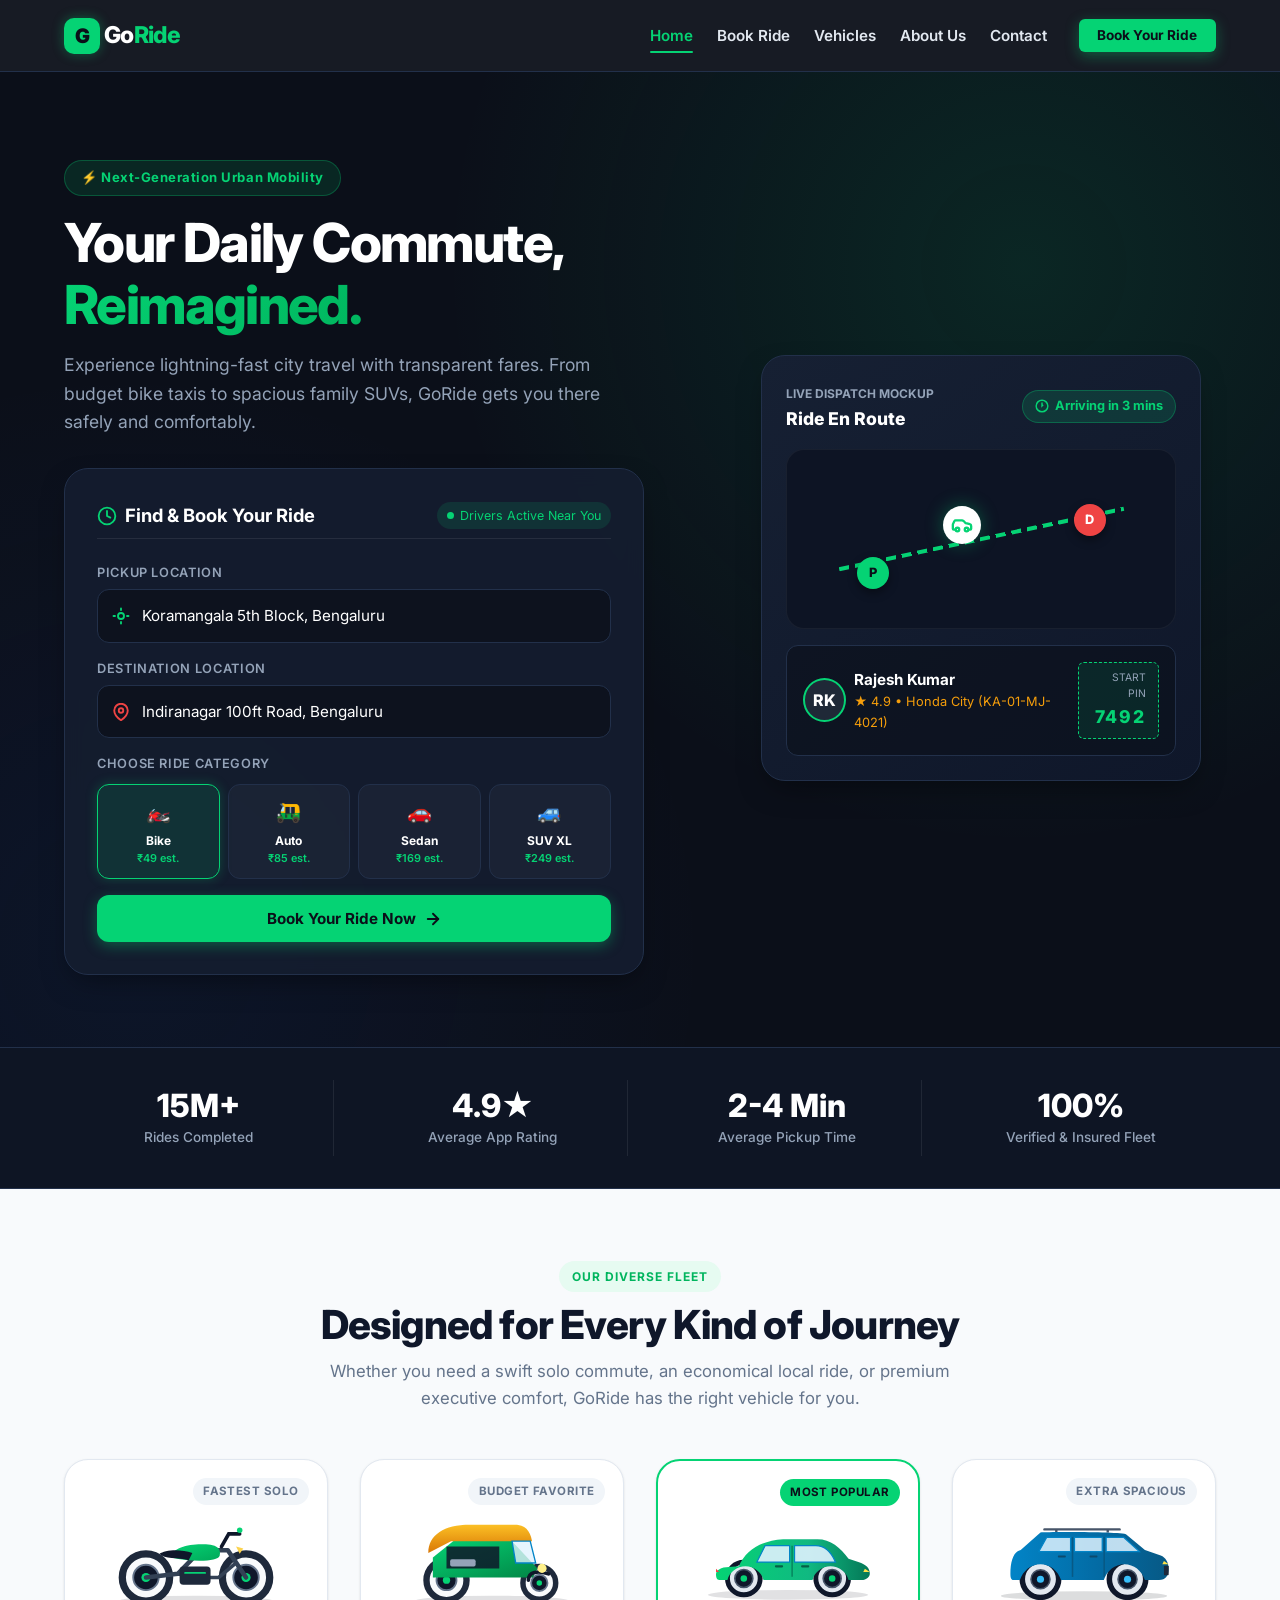
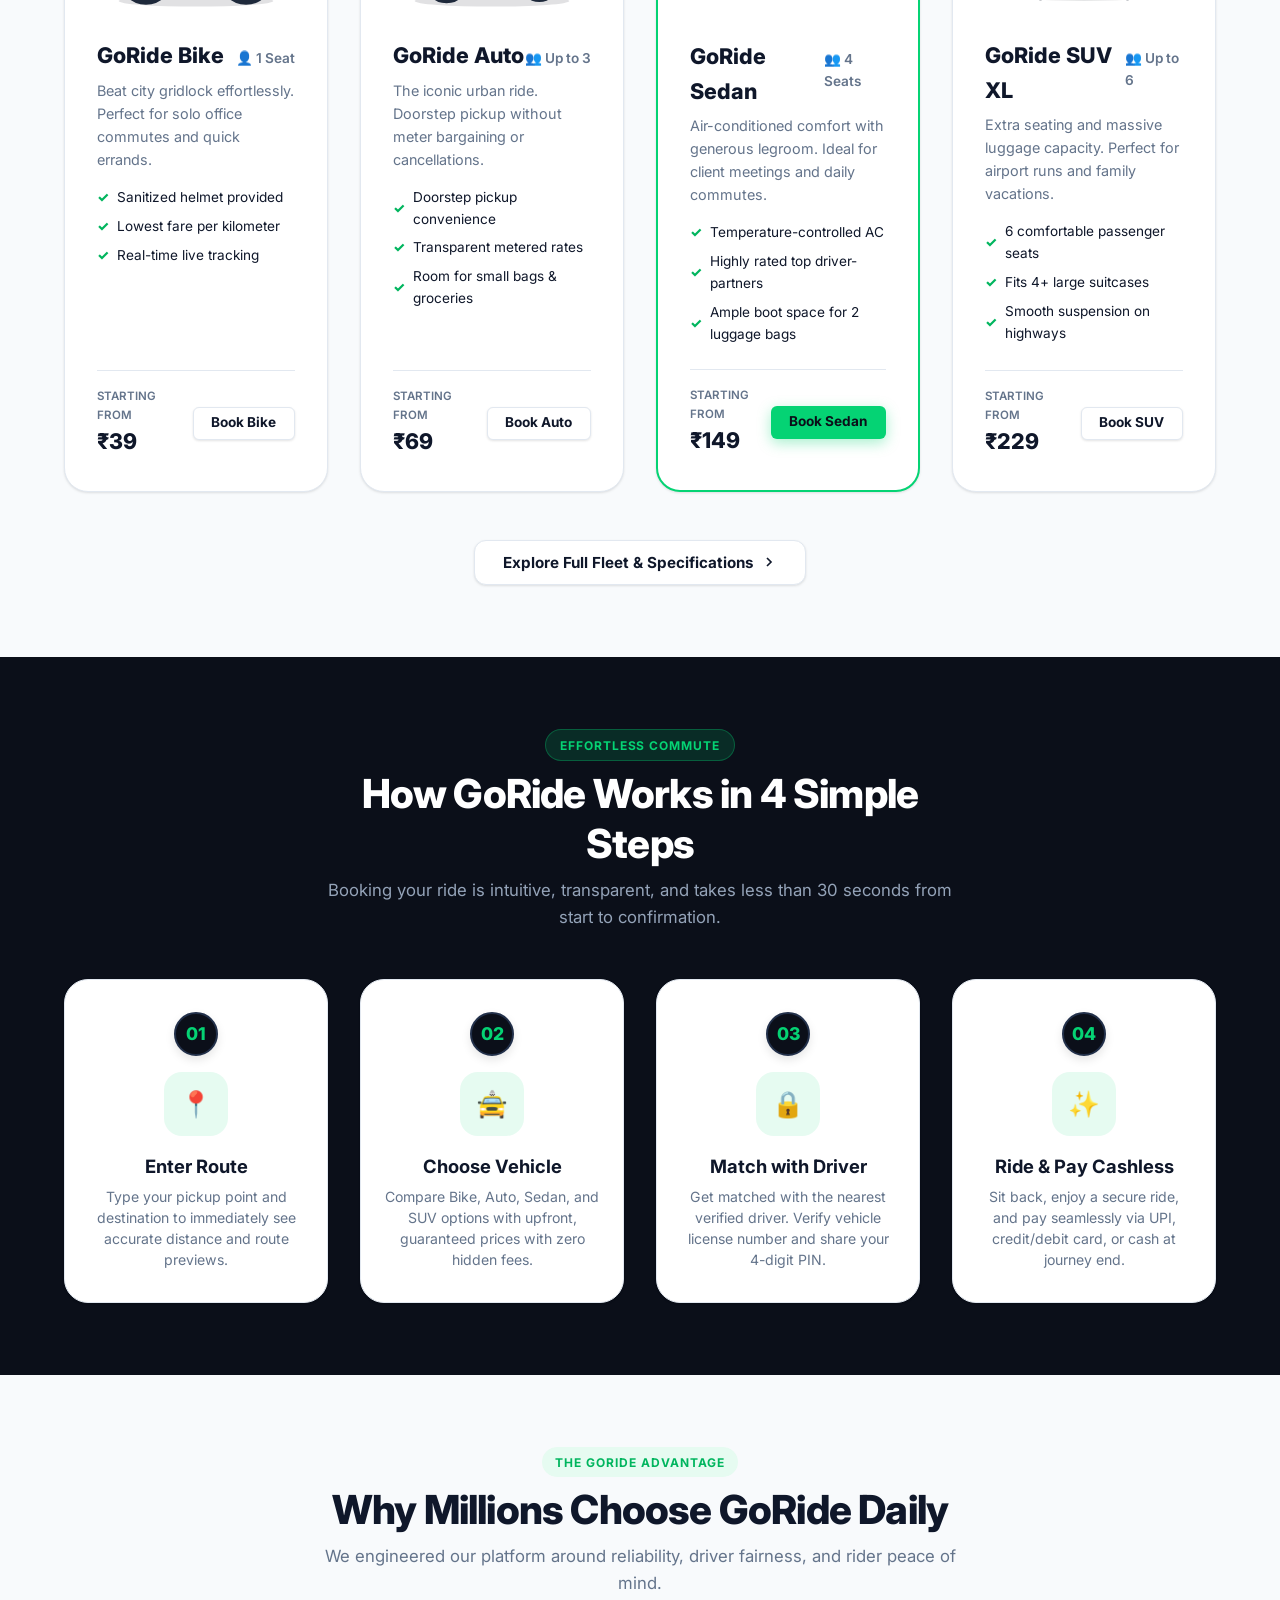
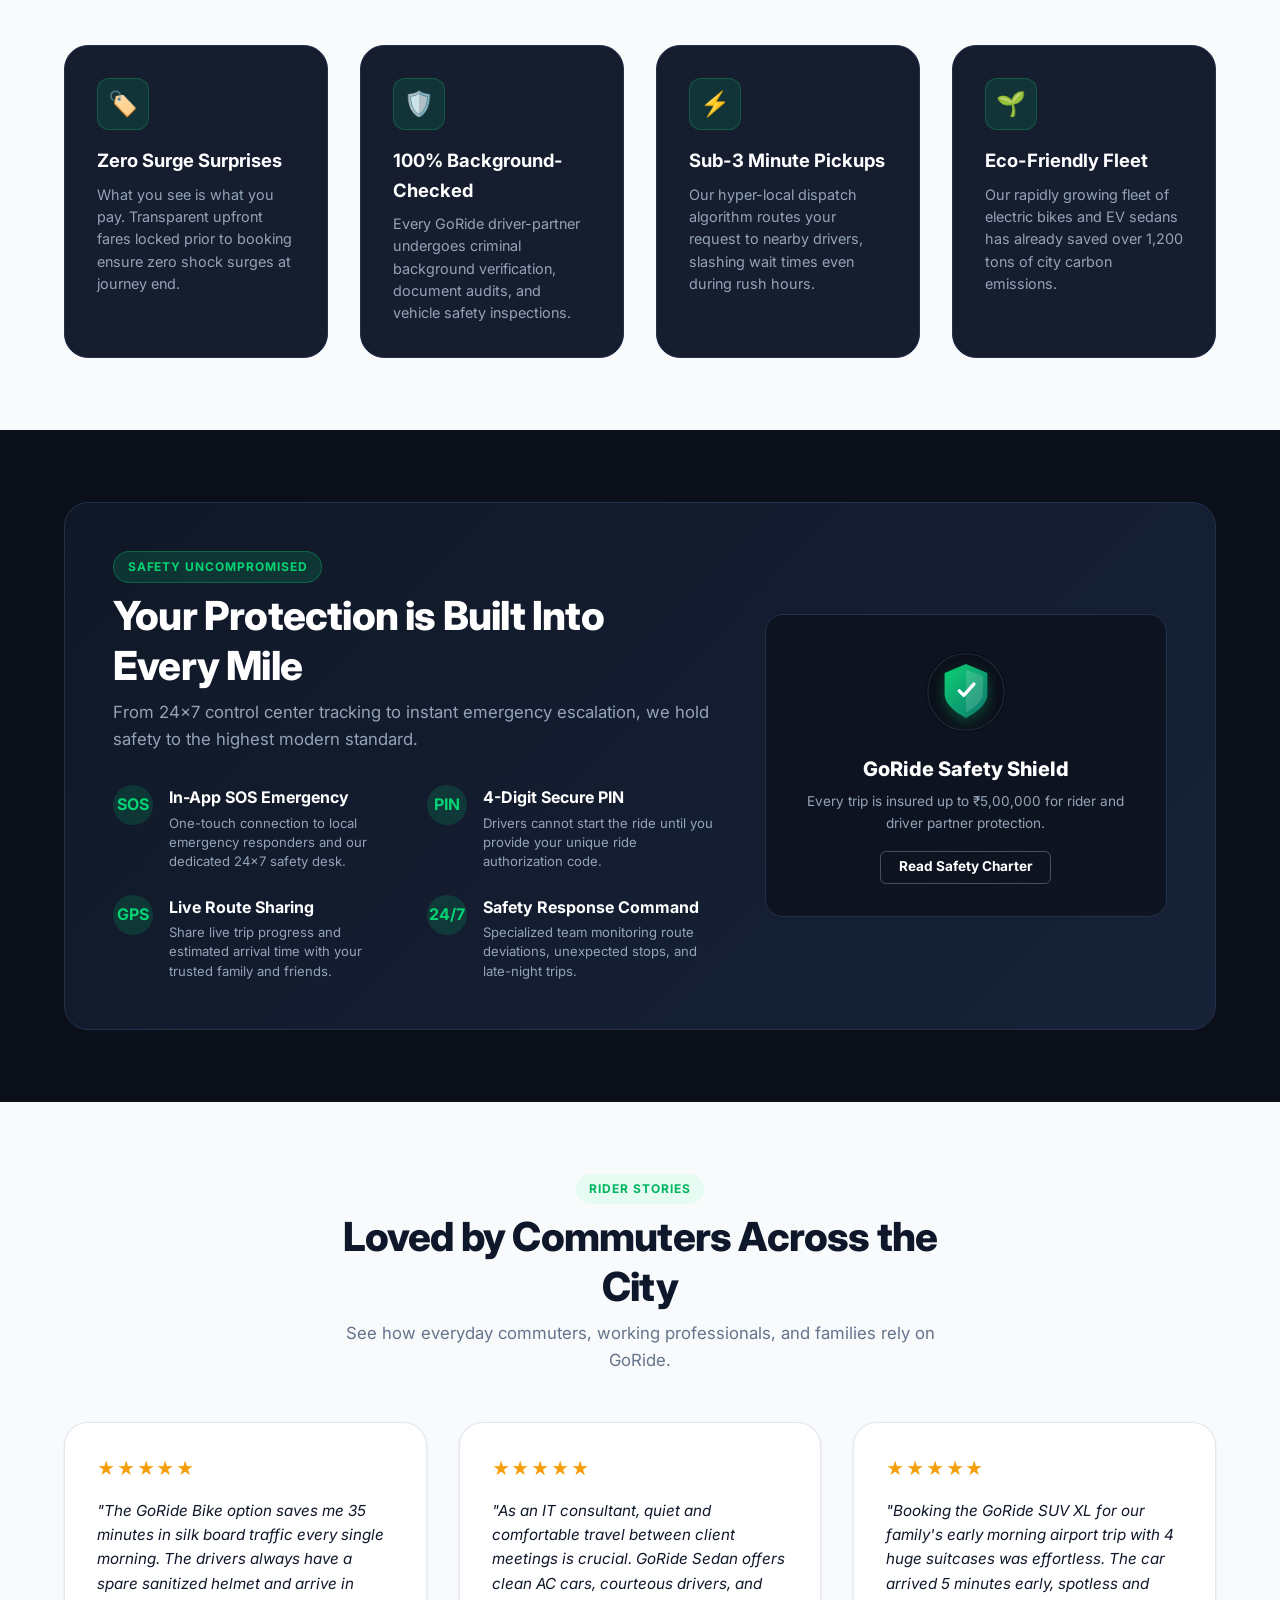
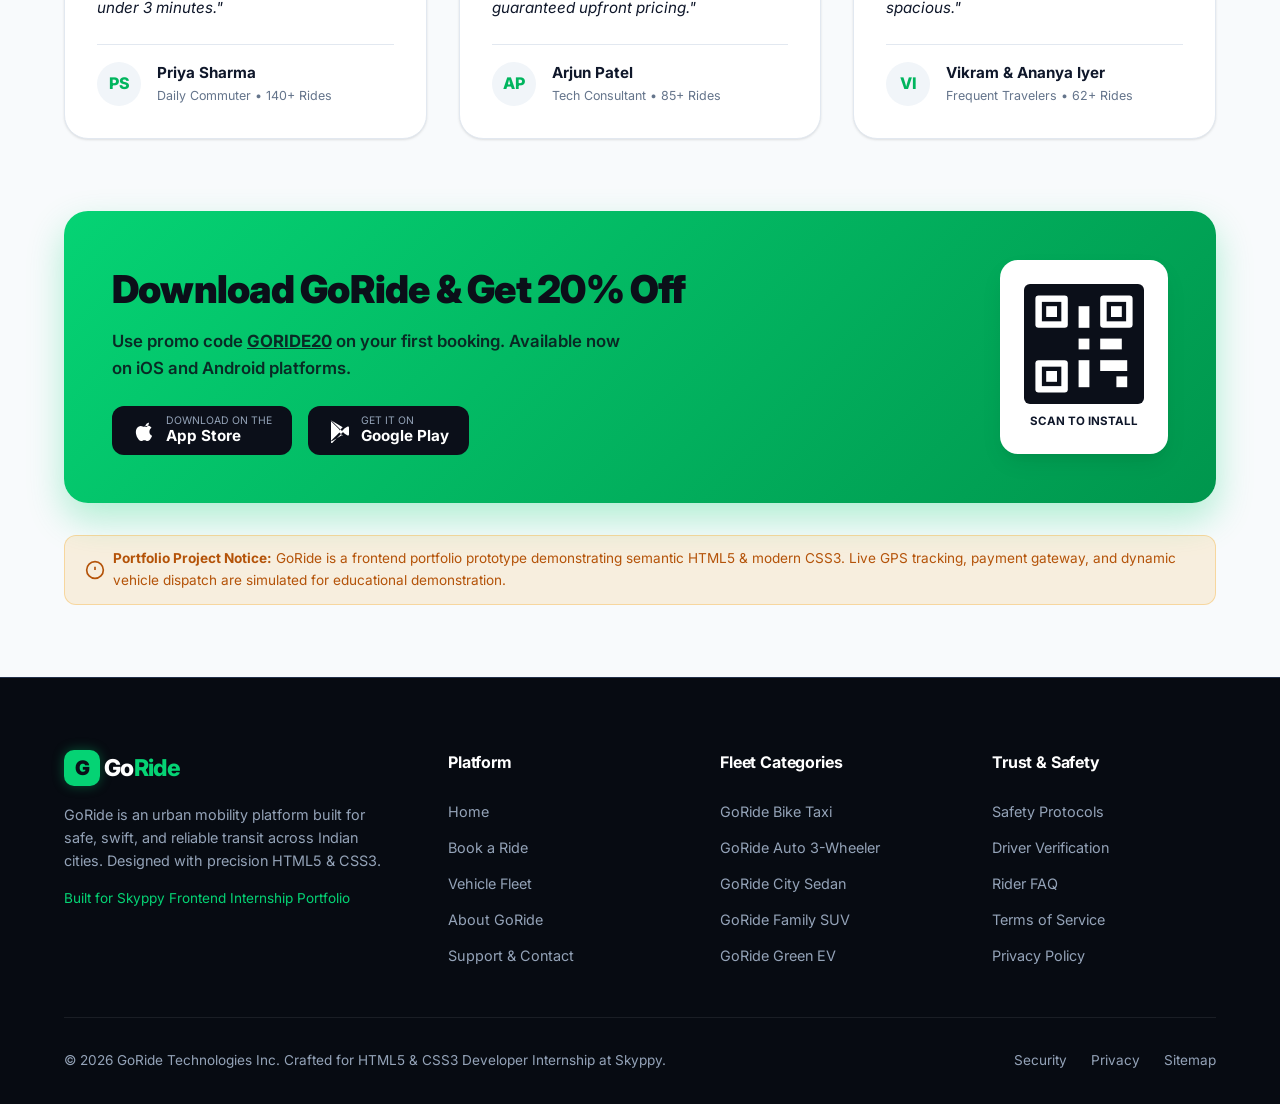
<file: index.html>
<!DOCTYPE html>
<html lang="en">
<head>
  <meta charset="UTF-8">
  <meta name="viewport" content="width=device-width, initial-scale=1.0">
  <meta name="description" content="GoRide is a modern, reliable online ride booking platform offering bikes, autos, sedans, and SUVs with transparent upfront pricing and top-tier safety.">
  <meta name="keywords" content="ride booking, cab service, bike taxi, auto rickshaw, sedan, car rental, GoRide, transportation">
  <title>GoRide – Fast, Safe & Affordable Online Ride Booking</title>
  
  <!-- Google Fonts for Modern Typography -->
  <link rel="preconnect" href="https://fonts.googleapis.com">
  <link rel="preconnect" href="https://fonts.gstatic.com" crossorigin>
  <link href="https://fonts.googleapis.com/css2?family=Inter:wght@400;500;600;700&family=Plus+Jakarta+Sans:wght@700;800;900&display=swap" rel="stylesheet">
  
  <!-- Master Stylesheet -->
  <link rel="stylesheet" href="css/style.css">
</head>
<body>

  <!-- ========================================================================
       1. GLOBAL NAVIGATION BAR (PURE CSS RESPONSIVE)
       ======================================================================== -->
  <header class="site-header">
    <div class="container header-inner">
      <!-- Brand Logo -->
      <a href="index.html" class="brand-logo" aria-label="GoRide Homepage">
        <div class="logo-symbol">G</div>
        <span class="logo-text">Go<span class="logo-accent">Ride</span></span>
      </a>

      <!-- Pure CSS Mobile Menu Toggle (Checkbox Hack) -->
      <input type="checkbox" id="nav-toggle" class="nav-toggle" aria-label="Toggle Navigation Menu">
      <label for="nav-toggle" class="nav-toggle-label" aria-hidden="true">
        <span></span>
        <span></span>
        <span></span>
      </label>

      <!-- Navigation Links & Header CTA -->
      <nav class="nav-menu" aria-label="Main Navigation">
        <ul class="nav-list">
          <li><a href="index.html" class="nav-link active">Home</a></li>
          <li><a href="booking.html" class="nav-link">Book Ride</a></li>
          <li><a href="rides.html" class="nav-link">Vehicles</a></li>
          <li><a href="about.html" class="nav-link">About Us</a></li>
          <li><a href="contact.html" class="nav-link">Contact</a></li>
        </ul>
        <div class="nav-cta-wrap">
          <a href="booking.html" class="btn btn-primary btn-sm">Book Your Ride</a>
        </div>
      </nav>
    </div>
  </header>

  <!-- ========================================================================
       2. HERO SECTION WITH QUICK BOOKING WIDGET
       ======================================================================== -->
  <main>
    <section class="hero-section">
      <div class="container hero-grid">
        
        <!-- Left Column: Headline & Route Booking Card -->
        <div class="hero-content">
          <div class="hero-pill">
            <span>⚡ Next-Generation Urban Mobility</span>
          </div>
          <h1 class="hero-title">Your Daily Commute, <span class="text-gradient">Reimagined.</span></h1>
          <p class="hero-description">
            Experience lightning-fast city travel with transparent fares. From budget bike taxis to spacious family SUVs, GoRide gets you there safely and comfortably.
          </p>

          <!-- Quick Route Booking Card -->
          <div class="quick-booking-card">
            <div class="booking-card-header">
              <h2 class="booking-card-title">
                <svg width="20" height="20" viewBox="0 0 24 24" fill="none" stroke="currentColor" stroke-width="2.2" stroke-linecap="round" stroke-linejoin="round" style="color: var(--primary);">
                  <circle cx="12" cy="12" r="10"></circle>
                  <polyline points="12 6 12 12 16 14"></polyline>
                </svg>
                Find &amp; Book Your Ride
              </h2>
              <div class="status-indicator">
                <span class="status-dot"></span>
                <span>Drivers Active Near You</span>
              </div>
            </div>

            <form action="booking.html" method="GET" class="booking-form">
              <!-- Pickup Field -->
              <div class="form-group">
                <label for="pickup" class="form-label">Pickup Location</label>
                <div class="input-with-icon">
                  <span class="input-icon pickup-icon">
                    <svg width="18" height="18" viewBox="0 0 24 24" fill="none" stroke="currentColor" stroke-width="2.5" stroke-linecap="round" stroke-linejoin="round">
                      <circle cx="12" cy="12" r="4"></circle>
                      <path d="M12 2v2"></path>
                      <path d="M12 20v2"></path>
                      <path d="M2 12h2"></path>
                      <path d="M20 12h2"></path>
                    </svg>
                  </span>
                  <input type="text" id="pickup" name="pickup" class="form-control" placeholder="Enter current address or landmark" value="Koramangala 5th Block, Bengaluru" required>
                </div>
              </div>

              <!-- Destination Field -->
              <div class="form-group">
                <label for="destination" class="form-label">Destination Location</label>
                <div class="input-with-icon">
                  <span class="input-icon drop-icon">
                    <svg width="18" height="18" viewBox="0 0 24 24" fill="none" stroke="currentColor" stroke-width="2.5" stroke-linecap="round" stroke-linejoin="round">
                      <path d="M21 10c0 7-9 13-9 13s-9-6-9-13a9 9 0 0 1 18 0z"></path>
                      <circle cx="12" cy="10" r="3"></circle>
                    </svg>
                  </span>
                  <input type="text" id="destination" name="destination" class="form-control" placeholder="Enter drop-off destination" value="Indiranagar 100ft Road, Bengaluru" required>
                </div>
              </div>

              <!-- Vehicle Quick Select Radio Buttons -->
              <div class="form-group">
                <label class="form-label">Choose Ride Category</label>
                <div class="vehicle-quick-selector">
                  
                  <div class="vehicle-pill-item">
                    <input type="radio" id="quick-bike" name="vehicle_type" value="bike" checked>
                    <label for="quick-bike" class="vehicle-pill-label">
                      <span class="pill-icon">🏍️</span>
                      <span class="pill-name">Bike</span>
                      <span class="pill-fare">₹49 est.</span>
                    </label>
                  </div>

                  <div class="vehicle-pill-item">
                    <input type="radio" id="quick-auto" name="vehicle_type" value="auto">
                    <label for="quick-auto" class="vehicle-pill-label">
                      <span class="pill-icon">🛺</span>
                      <span class="pill-name">Auto</span>
                      <span class="pill-fare">₹85 est.</span>
                    </label>
                  </div>

                  <div class="vehicle-pill-item">
                    <input type="radio" id="quick-sedan" name="vehicle_type" value="sedan">
                    <label for="quick-sedan" class="vehicle-pill-label">
                      <span class="pill-icon">🚗</span>
                      <span class="pill-name">Sedan</span>
                      <span class="pill-fare">₹169 est.</span>
                    </label>
                  </div>

                  <div class="vehicle-pill-item">
                    <input type="radio" id="quick-suv" name="vehicle_type" value="suv">
                    <label for="quick-suv" class="vehicle-pill-label">
                      <span class="pill-icon">🚙</span>
                      <span class="pill-name">SUV XL</span>
                      <span class="pill-fare">₹249 est.</span>
                    </label>
                  </div>

                </div>
              </div>

              <!-- Submit CTA Button -->
              <button type="submit" class="btn btn-primary btn-block">
                <span>Book Your Ride Now</span>
                <svg width="18" height="18" viewBox="0 0 24 24" fill="none" stroke="currentColor" stroke-width="2.5" stroke-linecap="round" stroke-linejoin="round">
                  <line x1="5" y1="12" x2="19" y2="12"></line>
                  <polyline points="12 5 19 12 12 19"></polyline>
                </svg>
              </button>
            </form>
          </div>
        </div>

        <!-- Right Column: Interactive Dispatch Visual Mockup -->
        <div class="hero-visual">
          <div class="hero-interactive-card">
            
            <div class="mock-map-header">
              <div>
                <span style="font-size: 0.75rem; color: var(--text-dim); text-transform: uppercase; font-weight: 700;">Live Dispatch Mockup</span>
                <h3 style="font-size: 1.1rem; color: #FFFFFF; font-weight: 800;">Ride En Route</h3>
              </div>
              <span class="eta-badge">
                <svg width="14" height="14" viewBox="0 0 24 24" fill="none" stroke="currentColor" stroke-width="2.5">
                  <circle cx="12" cy="12" r="10"></circle>
                  <polyline points="12 6 12 12 14 10"></polyline>
                </svg>
                Arriving in 3 mins
              </span>
            </div>

            <!-- Stylized Route Visual -->
            <div class="mock-map-visual">
              <div class="mock-route-line"></div>
              
              <div class="mock-pin mock-pin-pickup" title="Pickup Point">P</div>
              <div class="mock-car-marker" title="Driver Location">
                <svg width="22" height="22" viewBox="0 0 24 24" fill="none" stroke="#05D374" stroke-width="2.5" stroke-linecap="round" stroke-linejoin="round">
                  <path d="M19 17h2c.6 0 1-.4 1-1v-3c0-.9-.7-1.7-1.5-1.9C18.7 10.6 16 10 16 10s-1.3-1.4-2.2-2.3c-.5-.4-1.1-.7-1.8-.7H5c-.6 0-1.1.4-1.4.9l-1.4 2.9A3.7 3.7 0 0 0 2 12v4c0 .6.4 1 1 1h2"></path>
                  <circle cx="7" cy="17" r="2"></circle>
                  <circle cx="17" cy="17" r="2"></circle>
                </svg>
              </div>
              <div class="mock-pin mock-pin-drop" title="Drop Point">D</div>
            </div>

            <!-- Driver & OTP Strip -->
            <div class="driver-detail-strip">
              <div class="driver-info">
                <div class="driver-avatar">RK</div>
                <div>
                  <div class="driver-name">Rajesh Kumar</div>
                  <div class="driver-rating">★ 4.9 &bull; Honda City (KA-01-MJ-4021)</div>
                </div>
              </div>
              <div class="otp-box">
                <div class="otp-label">Start PIN</div>
                <div class="otp-value">7492</div>
              </div>
            </div>

          </div>
        </div>

      </div>
    </section>

    <!-- ========================================================================
         3. TRUST & STATS STRIP
         ======================================================================== -->
    <section class="stats-strip" aria-label="Key Performance Statistics">
      <div class="container stats-grid">
        <div class="stat-item">
          <span class="stat-number">15M+</span>
          <span class="stat-label">Rides Completed</span>
        </div>
        <div class="stat-item">
          <span class="stat-number">4.9★</span>
          <span class="stat-label">Average App Rating</span>
        </div>
        <div class="stat-item">
          <span class="stat-number">2-4 Min</span>
          <span class="stat-label">Average Pickup Time</span>
        </div>
        <div class="stat-item">
          <span class="stat-number">100%</span>
          <span class="stat-label">Verified &amp; Insured Fleet</span>
        </div>
      </div>
    </section>

    <!-- ========================================================================
         4. VEHICLE CATEGORIES SECTION
         ======================================================================== -->
    <section class="section" id="vehicles" aria-labelledby="vehicles-title">
      <div class="container">
        <div class="section-title-wrap">
          <span class="badge-tag">Our Diverse Fleet</span>
          <h2 id="vehicles-title" class="section-title">Designed for Every Kind of Journey</h2>
          <p class="section-subtitle">
            Whether you need a swift solo commute, an economical local ride, or premium executive comfort, GoRide has the right vehicle for you.
          </p>
        </div>

        <div class="vehicles-grid">
          
          <!-- Category 1: Bike -->
          <article class="vehicle-card">
            <span class="vehicle-badge-pill">Fastest Solo</span>
            <div class="vehicle-image-wrap">
              <img src="assets/images/bike.svg" alt="GoRide Bike Taxi Vector" width="180" height="110" loading="lazy">
            </div>
            <div class="vehicle-header-info">
              <h3 class="vehicle-name">GoRide Bike</h3>
              <span class="vehicle-capacity">👤 1 Seat</span>
            </div>
            <p class="vehicle-tagline">Beat city gridlock effortlessly. Perfect for solo office commutes and quick errands.</p>
            <ul class="vehicle-features-list">
              <li class="vehicle-feature-item"><span class="feature-check">✓</span> Sanitized helmet provided</li>
              <li class="vehicle-feature-item"><span class="feature-check">✓</span> Lowest fare per kilometer</li>
              <li class="vehicle-feature-item"><span class="feature-check">✓</span> Real-time live tracking</li>
            </ul>
            <div class="vehicle-footer-row">
              <div class="fare-block">
                <span class="fare-caption">Starting from</span>
                <span class="fare-amount">₹39</span>
              </div>
              <a href="booking.html?type=bike" class="btn btn-secondary btn-sm">Book Bike</a>
            </div>
          </article>

          <!-- Category 2: Auto -->
          <article class="vehicle-card">
            <span class="vehicle-badge-pill">Budget Favorite</span>
            <div class="vehicle-image-wrap">
              <img src="assets/images/auto.svg" alt="GoRide Auto Rickshaw Vector" width="180" height="110" loading="lazy">
            </div>
            <div class="vehicle-header-info">
              <h3 class="vehicle-name">GoRide Auto</h3>
              <span class="vehicle-capacity">👥 Up to 3</span>
            </div>
            <p class="vehicle-tagline">The iconic urban ride. Doorstep pickup without meter bargaining or cancellations.</p>
            <ul class="vehicle-features-list">
              <li class="vehicle-feature-item"><span class="feature-check">✓</span> Doorstep pickup convenience</li>
              <li class="vehicle-feature-item"><span class="feature-check">✓</span> Transparent metered rates</li>
              <li class="vehicle-feature-item"><span class="feature-check">✓</span> Room for small bags &amp; groceries</li>
            </ul>
            <div class="vehicle-footer-row">
              <div class="fare-block">
                <span class="fare-caption">Starting from</span>
                <span class="fare-amount">₹69</span>
              </div>
              <a href="booking.html?type=auto" class="btn btn-secondary btn-sm">Book Auto</a>
            </div>
          </article>

          <!-- Category 3: Sedan (Featured) -->
          <article class="vehicle-card featured-card">
            <span class="vehicle-badge-pill">Most Popular</span>
            <div class="vehicle-image-wrap">
              <img src="assets/images/sedan.svg" alt="GoRide Sedan Car Vector" width="190" height="110" loading="lazy">
            </div>
            <div class="vehicle-header-info">
              <h3 class="vehicle-name">GoRide Sedan</h3>
              <span class="vehicle-capacity">👥 4 Seats</span>
            </div>
            <p class="vehicle-tagline">Air-conditioned comfort with generous legroom. Ideal for client meetings and daily commutes.</p>
            <ul class="vehicle-features-list">
              <li class="vehicle-feature-item"><span class="feature-check">✓</span> Temperature-controlled AC</li>
              <li class="vehicle-feature-item"><span class="feature-check">✓</span> Highly rated top driver-partners</li>
              <li class="vehicle-feature-item"><span class="feature-check">✓</span> Ample boot space for 2 luggage bags</li>
            </ul>
            <div class="vehicle-footer-row">
              <div class="fare-block">
                <span class="fare-caption">Starting from</span>
                <span class="fare-amount">₹149</span>
              </div>
              <a href="booking.html?type=sedan" class="btn btn-primary btn-sm">Book Sedan</a>
            </div>
          </article>

          <!-- Category 4: SUV -->
          <article class="vehicle-card">
            <span class="vehicle-badge-pill">Extra Spacious</span>
            <div class="vehicle-image-wrap">
              <img src="assets/images/suv.svg" alt="GoRide SUV Vehicle Vector" width="190" height="110" loading="lazy">
            </div>
            <div class="vehicle-header-info">
              <h3 class="vehicle-name">GoRide SUV XL</h3>
              <span class="vehicle-capacity">👥 Up to 6</span>
            </div>
            <p class="vehicle-tagline">Extra seating and massive luggage capacity. Perfect for airport runs and family vacations.</p>
            <ul class="vehicle-features-list">
              <li class="vehicle-feature-item"><span class="feature-check">✓</span> 6 comfortable passenger seats</li>
              <li class="vehicle-feature-item"><span class="feature-check">✓</span> Fits 4+ large suitcases</li>
              <li class="vehicle-feature-item"><span class="feature-check">✓</span> Smooth suspension on highways</li>
            </ul>
            <div class="vehicle-footer-row">
              <div class="fare-block">
                <span class="fare-caption">Starting from</span>
                <span class="fare-amount">₹229</span>
              </div>
              <a href="booking.html?type=suv" class="btn btn-secondary btn-sm">Book SUV</a>
            </div>
          </article>

        </div>

        <div style="text-align: center; margin-top: var(--space-2xl);">
          <a href="rides.html" class="btn btn-secondary">
            <span>Explore Full Fleet &amp; Specifications</span>
            <svg width="16" height="16" viewBox="0 0 24 24" fill="none" stroke="currentColor" stroke-width="2.5">
              <polyline points="9 18 15 12 9 6"></polyline>
            </svg>
          </a>
        </div>
      </div>
    </section>

    <!-- ========================================================================
         5. HOW IT WORKS SECTION
         ======================================================================== -->
    <section class="section section-dark" id="how-it-works" aria-labelledby="hiw-title">
      <div class="container">
        <div class="section-title-wrap">
          <span class="badge-tag badge-tag-dark">Effortless Commute</span>
          <h2 id="hiw-title" class="section-title">How GoRide Works in 4 Simple Steps</h2>
          <p class="section-subtitle">
            Booking your ride is intuitive, transparent, and takes less than 30 seconds from start to confirmation.
          </p>
        </div>

        <div class="how-it-works-grid">
          
          <!-- Step 1 -->
          <div class="step-card">
            <div class="step-number-badge">01</div>
            <div class="step-icon-wrap">📍</div>
            <h3 class="step-title">Enter Route</h3>
            <p class="step-desc">Type your pickup point and destination to immediately see accurate distance and route previews.</p>
          </div>

          <!-- Step 2 -->
          <div class="step-card">
            <div class="step-number-badge">02</div>
            <div class="step-icon-wrap">🚖</div>
            <h3 class="step-title">Choose Vehicle</h3>
            <p class="step-desc">Compare Bike, Auto, Sedan, and SUV options with upfront, guaranteed prices with zero hidden fees.</p>
          </div>

          <!-- Step 3 -->
          <div class="step-card">
            <div class="step-number-badge">03</div>
            <div class="step-icon-wrap">🔒</div>
            <h3 class="step-title">Match with Driver</h3>
            <p class="step-desc">Get matched with the nearest verified driver. Verify vehicle license number and share your 4-digit PIN.</p>
          </div>

          <!-- Step 4 -->
          <div class="step-card">
            <div class="step-number-badge">04</div>
            <div class="step-icon-wrap">✨</div>
            <h3 class="step-title">Ride &amp; Pay Cashless</h3>
            <p class="step-desc">Sit back, enjoy a secure ride, and pay seamlessly via UPI, credit/debit card, or cash at journey end.</p>
          </div>

        </div>
      </div>
    </section>

    <!-- ========================================================================
         6. WHY CHOOSE GORIDE SECTION
         ======================================================================== -->
    <section class="section" id="why-us" aria-labelledby="why-title">
      <div class="container">
        <div class="section-title-wrap">
          <span class="badge-tag">The GoRide Advantage</span>
          <h2 id="why-title" class="section-title">Why Millions Choose GoRide Daily</h2>
          <p class="section-subtitle">
            We engineered our platform around reliability, driver fairness, and rider peace of mind.
          </p>
        </div>

        <div class="benefits-grid">
          
          <div class="benefit-card">
            <div class="benefit-icon-box">🏷️</div>
            <h3 class="benefit-title">Zero Surge Surprises</h3>
            <p class="benefit-text">What you see is what you pay. Transparent upfront fares locked prior to booking ensure zero shock surges at journey end.</p>
          </div>

          <div class="benefit-card">
            <div class="benefit-icon-box">🛡️</div>
            <h3 class="benefit-title">100% Background-Checked</h3>
            <p class="benefit-text">Every GoRide driver-partner undergoes criminal background verification, document audits, and vehicle safety inspections.</p>
          </div>

          <div class="benefit-card">
            <div class="benefit-icon-box">⚡</div>
            <h3 class="benefit-title">Sub-3 Minute Pickups</h3>
            <p class="benefit-text">Our hyper-local dispatch algorithm routes your request to nearby drivers, slashing wait times even during rush hours.</p>
          </div>

          <div class="benefit-card">
            <div class="benefit-icon-box">🌱</div>
            <h3 class="benefit-title">Eco-Friendly Fleet</h3>
            <p class="benefit-text">Our rapidly growing fleet of electric bikes and EV sedans has already saved over 1,200 tons of city carbon emissions.</p>
          </div>

        </div>
      </div>
    </section>

    <!-- ========================================================================
         7. SAFETY FIRST SECTION
         ======================================================================== -->
    <section class="section section-dark" id="safety" aria-labelledby="safety-title">
      <div class="container">
        <div class="safety-wrapper">
          
          <div>
            <span class="badge-tag badge-tag-dark">Safety Uncompromised</span>
            <h2 id="safety-title" class="section-title" style="color: #FFFFFF;">Your Protection is Built Into Every Mile</h2>
            <p class="section-subtitle" style="margin-bottom: var(--space-xl);">
              From 24x7 control center tracking to instant emergency escalation, we hold safety to the highest modern standard.
            </p>

            <div class="safety-features-list">
              
              <div class="safety-feature-item">
                <div class="safety-icon-circle">SOS</div>
                <div class="safety-feature-content">
                  <h4>In-App SOS Emergency</h4>
                  <p>One-touch connection to local emergency responders and our dedicated 24x7 safety desk.</p>
                </div>
              </div>

              <div class="safety-feature-item">
                <div class="safety-icon-circle">PIN</div>
                <div class="safety-feature-content">
                  <h4>4-Digit Secure PIN</h4>
                  <p>Drivers cannot start the ride until you provide your unique ride authorization code.</p>
                </div>
              </div>

              <div class="safety-feature-item">
                <div class="safety-icon-circle">GPS</div>
                <div class="safety-feature-content">
                  <h4>Live Route Sharing</h4>
                  <p>Share live trip progress and estimated arrival time with your trusted family and friends.</p>
                </div>
              </div>

              <div class="safety-feature-item">
                <div class="safety-icon-circle">24/7</div>
                <div class="safety-feature-content">
                  <h4>Safety Response Command</h4>
                  <p>Specialized team monitoring route deviations, unexpected stops, and late-night trips.</p>
                </div>
              </div>

            </div>
          </div>

          <!-- Safety Graphic Card -->
          <div class="safety-card-visual">
            <img src="assets/images/safety-shield.svg" alt="GoRide Safety Shield Graphic" class="safety-shield-graphic" width="90" height="90" loading="lazy">
            <h3 class="safety-card-title">GoRide Safety Shield</h3>
            <p class="safety-card-desc">Every trip is insured up to ₹5,00,000 for rider and driver partner protection.</p>
            <a href="about.html#safety-charter" class="btn btn-outline-light btn-sm">Read Safety Charter</a>
          </div>

        </div>
      </div>
    </section>

    <!-- ========================================================================
         8. CUSTOMER TESTIMONIALS SECTION
         ======================================================================== -->
    <section class="section" id="testimonials" aria-labelledby="testimonials-title">
      <div class="container">
        <div class="section-title-wrap">
          <span class="badge-tag">Rider Stories</span>
          <h2 id="testimonials-title" class="section-title">Loved by Commuters Across the City</h2>
          <p class="section-subtitle">
            See how everyday commuters, working professionals, and families rely on GoRide.
          </p>
        </div>

        <div class="testimonials-grid">
          
          <article class="testimonial-card">
            <div>
              <div class="rating-stars" aria-label="5 out of 5 stars">★★★★★</div>
              <blockquote class="quote-text">
                "The GoRide Bike option saves me 35 minutes in silk board traffic every single morning. The drivers always have a spare sanitized helmet and arrive in under 3 minutes."
              </blockquote>
            </div>
            <div class="rider-profile">
              <div class="rider-avatar">PS</div>
              <div class="rider-info">
                <span class="rider-name">Priya Sharma</span>
                <span class="rider-meta">Daily Commuter &bull; 140+ Rides</span>
              </div>
            </div>
          </article>

          <article class="testimonial-card">
            <div>
              <div class="rating-stars" aria-label="5 out of 5 stars">★★★★★</div>
              <blockquote class="quote-text">
                "As an IT consultant, quiet and comfortable travel between client meetings is crucial. GoRide Sedan offers clean AC cars, courteous drivers, and guaranteed upfront pricing."
              </blockquote>
            </div>
            <div class="rider-profile">
              <div class="rider-avatar">AP</div>
              <div class="rider-info">
                <span class="rider-name">Arjun Patel</span>
                <span class="rider-meta">Tech Consultant &bull; 85+ Rides</span>
              </div>
            </div>
          </article>

          <article class="testimonial-card">
            <div>
              <div class="rating-stars" aria-label="5 out of 5 stars">★★★★★</div>
              <blockquote class="quote-text">
                "Booking the GoRide SUV XL for our family's early morning airport trip with 4 huge suitcases was effortless. The car arrived 5 minutes early, spotless and spacious."
              </blockquote>
            </div>
            <div class="rider-profile">
              <div class="rider-avatar">VI</div>
              <div class="rider-info">
                <span class="rider-name">Vikram &amp; Ananya Iyer</span>
                <span class="rider-meta">Frequent Travelers &bull; 62+ Rides</span>
              </div>
            </div>
          </article>

        </div>
      </div>
    </section>

    <!-- ========================================================================
         9. APP DOWNLOAD & PROMO CTA BANNER
         ======================================================================== -->
    <section class="section" style="padding-top: 0;">
      <div class="container">
        <div class="cta-banner">
          
          <div class="cta-banner-content">
            <h2>Download GoRide &amp; Get 20% Off</h2>
            <p>
              Use promo code <strong style="text-decoration: underline;">GORIDE20</strong> on your first booking. Available now on iOS and Android platforms.
            </p>
            <div class="store-buttons">
              <!-- App Store Button -->
              <a href="#" class="store-btn" aria-label="Download on Apple App Store">
                <svg width="24" height="24" viewBox="0 0 24 24" fill="currentColor">
                  <path d="M18.71 19.5c-.83 1.24-1.71 2.45-3.05 2.47-1.34.03-1.77-.79-3.29-.79-1.53 0-2 .77-3.27.82-1.31.05-2.3-1.32-3.14-2.53C4.25 17 2.94 12.45 4.7 9.39c.87-1.52 2.43-2.48 4.12-2.51 1.28-.02 2.5.87 3.29.87.78 0 2.26-1.07 3.81-.91.65.03 2.47.26 3.64 1.98-.09.06-2.17 1.28-2.15 3.81.03 3.02 2.65 4.03 2.68 4.04-.03.07-.42 1.44-1.38 2.83M15.97 6.8c.63-.78 1.06-1.87.94-2.96-.92.04-2.02.62-2.67 1.39-.58.67-1.09 1.77-.96 2.82 1.03.08 2.06-.47 2.69-1.25z"/>
                </svg>
                <div class="store-btn-text">
                  <span class="store-sub">Download on the</span>
                  <span class="store-main">App Store</span>
                </div>
              </a>

              <!-- Google Play Button -->
              <a href="#" class="store-btn" aria-label="Get it on Google Play Store">
                <svg width="24" height="24" viewBox="0 0 24 24" fill="currentColor">
                  <path d="M3.6 1.7l11.4 11.4-11.4 11.4c-.4-.4-.6-1-.6-1.7V3.4c0-.7.2-1.3.6-1.7zm13.1 13.1l2.5 1.5c1 .6 1.8.1 1.8-1V8.7c0-1.1-.8-1.6-1.8-1l-2.5 1.5-2.7 2.7 2.7 2.9zm-2 2l-3.3-3.3-8.6 8.6c.4.1.9.1 1.4-.2l10.5-6.1zm-3.3-5.3l3.3-3.3-10.5-6.1c-.5-.3-1-.3-1.4-.2l8.6 8.6z"/>
                </svg>
                <div class="store-btn-text">
                  <span class="store-sub">Get it on</span>
                  <span class="store-main">Google Play</span>
                </div>
              </a>
            </div>
          </div>

          <!-- Stylized QR Code Demonstration Box -->
          <div class="cta-qr-box">
            <div class="qr-placeholder" aria-label="Sample QR Code">
              <svg viewBox="0 0 100 100" fill="#FFFFFF">
                <rect x="5" y="5" width="30" height="30" rx="3"/>
                <rect x="11" y="11" width="18" height="18" fill="#0B0F19"/>
                <rect x="15" y="15" width="10" height="10" fill="#FFFFFF"/>
                <rect x="65" y="5" width="30" height="30" rx="3"/>
                <rect x="71" y="11" width="18" height="18" fill="#0B0F19"/>
                <rect x="75" y="15" width="10" height="10" fill="#FFFFFF"/>
                <rect x="5" y="65" width="30" height="30" rx="3"/>
                <rect x="11" y="71" width="18" height="18" fill="#0B0F19"/>
                <rect x="15" y="75" width="10" height="10" fill="#FFFFFF"/>
                <rect x="45" y="15" width="10" height="20"/>
                <rect x="45" y="45" width="10" height="10"/>
                <rect x="65" y="45" width="20" height="10"/>
                <rect x="45" y="65" width="10" height="25"/>
                <rect x="65" y="65" width="25" height="10"/>
                <rect x="80" y="80" width="10" height="10"/>
              </svg>
            </div>
            <span class="qr-caption">Scan to Install</span>
          </div>

        </div>

        <!-- Educational Prototype Disclaimer -->
        <div class="prototype-banner">
          <svg width="20" height="20" viewBox="0 0 24 24" fill="none" stroke="currentColor" stroke-width="2" style="flex-shrink: 0;">
            <circle cx="12" cy="12" r="10"></circle>
            <line x1="12" y1="8" x2="12" y2="12"></line>
            <line x1="12" y1="16" x2="12.01" y2="16"></line>
          </svg>
          <div>
            <strong>Portfolio Project Notice:</strong> GoRide is a frontend portfolio prototype demonstrating semantic HTML5 &amp; modern CSS3. Live GPS tracking, payment gateway, and dynamic vehicle dispatch are simulated for educational demonstration.
          </div>
        </div>
      </div>
    </section>
  </main>

  <!-- ========================================================================
       10. UNIVERSAL FOOTER
       ======================================================================== -->
  <footer class="site-footer">
    <div class="container">
      <div class="footer-grid">
        
        <!-- Brand Summary -->
        <div class="footer-brand">
          <a href="index.html" class="brand-logo">
            <div class="logo-symbol">G</div>
            <span class="logo-text">Go<span class="logo-accent">Ride</span></span>
          </a>
          <p>
            GoRide is an urban mobility platform built for safe, swift, and reliable transit across Indian cities. Designed with precision HTML5 &amp; CSS3.
          </p>
          <div style="font-size: 0.85rem; color: var(--primary);">
            Built for Skyppy Frontend Internship Portfolio
          </div>
        </div>

        <!-- Quick Navigation -->
        <div>
          <h4 class="footer-heading">Platform</h4>
          <ul class="footer-links">
            <li><a href="index.html">Home</a></li>
            <li><a href="booking.html">Book a Ride</a></li>
            <li><a href="rides.html">Vehicle Fleet</a></li>
            <li><a href="about.html">About GoRide</a></li>
            <li><a href="contact.html">Support &amp; Contact</a></li>
          </ul>
        </div>

        <!-- Vehicle Fleet Categories -->
        <div>
          <h4 class="footer-heading">Fleet Categories</h4>
          <ul class="footer-links">
            <li><a href="rides.html#bike">GoRide Bike Taxi</a></li>
            <li><a href="rides.html#auto">GoRide Auto 3-Wheeler</a></li>
            <li><a href="rides.html#sedan">GoRide City Sedan</a></li>
            <li><a href="rides.html#suv">GoRide Family SUV</a></li>
            <li><a href="rides.html#ev">GoRide Green EV</a></li>
          </ul>
        </div>

        <!-- Safety & Legal -->
        <div>
          <h4 class="footer-heading">Trust &amp; Safety</h4>
          <ul class="footer-links">
            <li><a href="about.html#safety">Safety Protocols</a></li>
            <li><a href="about.html#drivers">Driver Verification</a></li>
            <li><a href="contact.html#faq">Rider FAQ</a></li>
            <li><a href="#">Terms of Service</a></li>
            <li><a href="#">Privacy Policy</a></li>
          </ul>
        </div>

      </div>

      <!-- Footer Bottom Bar -->
      <div class="footer-bottom">
        <div>
          &copy; 2026 GoRide Technologies Inc. Crafted for HTML5 &amp; CSS3 Developer Internship at Skyppy.
        </div>
        <div class="footer-bottom-links">
          <a href="#">Security</a>
          <a href="#">Privacy</a>
          <a href="#">Sitemap</a>
        </div>
      </div>
    </div>
  </footer>

</body>
</html>
</file>
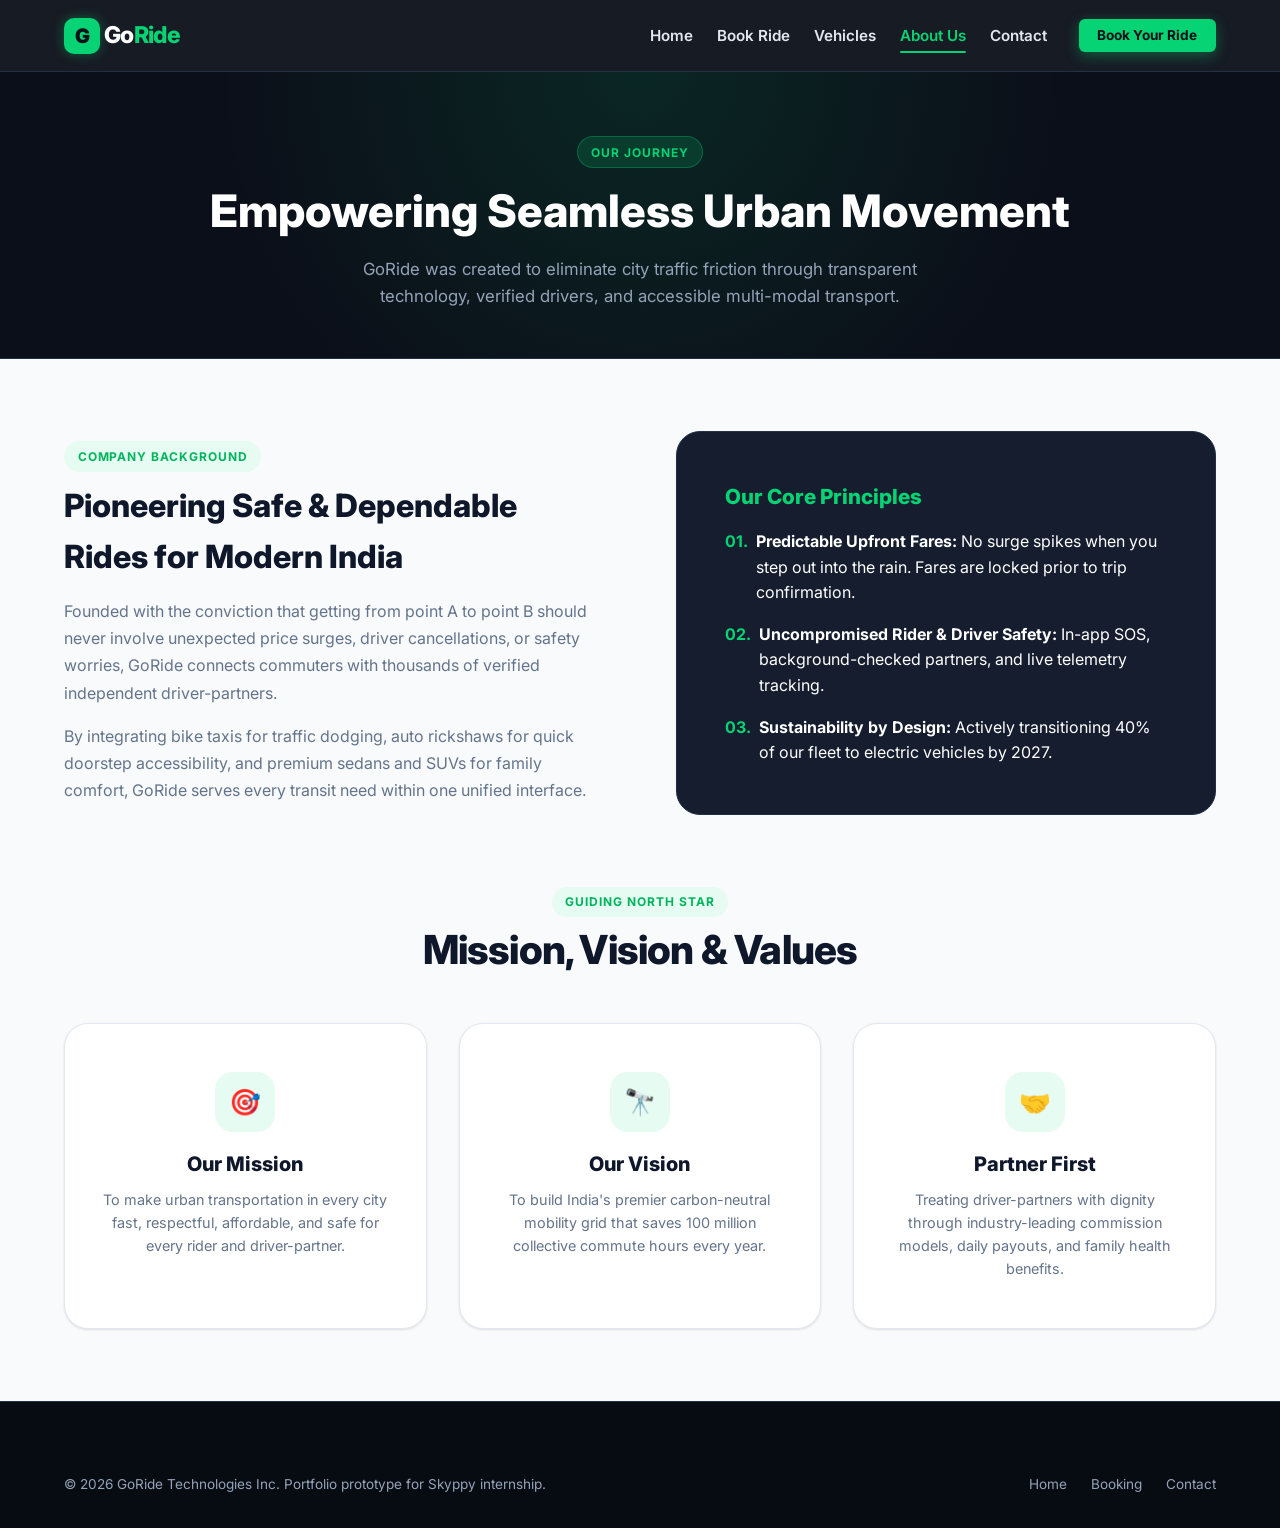
<file: about.html>
<!DOCTYPE html>
<html lang="en">
<head>
  <meta charset="UTF-8">
  <meta name="viewport" content="width=device-width, initial-scale=1.0">
  <meta name="description" content="Learn about GoRide - our mission, vision, safety commitment, and team powering affordable, sustainable urban mobility.">
  <title>About Us – GoRide Mobility Platform</title>
  
  <link rel="preconnect" href="https://fonts.googleapis.com">
  <link rel="preconnect" href="https://fonts.gstatic.com" crossorigin>
  <link href="https://fonts.googleapis.com/css2?family=Inter:wght@400;500;600;700&family=Plus+Jakarta+Sans:wght@700;800;900&display=swap" rel="stylesheet">
  <link rel="stylesheet" href="css/style.css">

  <style>
    .about-story-grid {
      display: grid;
      grid-template-columns: 1fr 1fr;
      gap: var(--space-3xl);
      align-items: center;
      margin-bottom: var(--space-3xl);
    }
    .mission-grid {
      display: grid;
      grid-template-columns: repeat(3, 1fr);
      gap: var(--space-xl);
    }
    .mission-card {
      background: var(--surface-white);
      border: 1px solid var(--border-light);
      border-radius: var(--radius-xl);
      padding: var(--space-2xl) var(--space-xl);
      text-align: center;
      box-shadow: var(--shadow-sm);
    }
    .mission-icon {
      width: 60px;
      height: 60px;
      border-radius: var(--radius-lg);
      background: var(--primary-light);
      color: var(--primary-dark);
      display: flex;
      align-items: center;
      justify-content: center;
      font-size: 1.6rem;
      margin: 0 auto var(--space-md) auto;
    }
    @media (max-width: 900px) {
      .about-story-grid {
        grid-template-columns: 1fr;
        gap: var(--space-xl);
      }
      .mission-grid {
        grid-template-columns: 1fr;
      }
    }
  </style>
</head>
<body>

  <!-- Navigation -->
  <header class="site-header">
    <div class="container header-inner">
      <a href="index.html" class="brand-logo" aria-label="GoRide Homepage">
        <div class="logo-symbol">G</div>
        <span class="logo-text">Go<span class="logo-accent">Ride</span></span>
      </a>

      <input type="checkbox" id="nav-toggle" class="nav-toggle" aria-label="Toggle Navigation Menu">
      <label for="nav-toggle" class="nav-toggle-label" aria-hidden="true">
        <span></span>
        <span></span>
        <span></span>
      </label>

      <nav class="nav-menu" aria-label="Main Navigation">
        <ul class="nav-list">
          <li><a href="index.html" class="nav-link">Home</a></li>
          <li><a href="booking.html" class="nav-link">Book Ride</a></li>
          <li><a href="rides.html" class="nav-link">Vehicles</a></li>
          <li><a href="about.html" class="nav-link active">About Us</a></li>
          <li><a href="contact.html" class="nav-link">Contact</a></li>
        </ul>
        <div class="nav-cta-wrap">
          <a href="booking.html" class="btn btn-primary btn-sm">Book Your Ride</a>
        </div>
      </nav>
    </div>
  </header>

  <!-- Page Hero -->
  <section class="page-hero">
    <div class="container">
      <span class="badge-tag badge-tag-dark">Our Journey</span>
      <h1>Empowering Seamless Urban Movement</h1>
      <p>GoRide was created to eliminate city traffic friction through transparent technology, verified drivers, and accessible multi-modal transport.</p>
    </div>
  </section>

  <!-- Main Story Content -->
  <main class="section">
    <div class="container">
      
      <!-- Company Story & Visual -->
      <div class="about-story-grid">
        <div>
          <span class="badge-tag">Company Background</span>
          <h2 style="font-size: 2rem; font-weight: 800; margin-bottom: var(--space-md); color: var(--text-main);">
            Pioneering Safe &amp; Dependable Rides for Modern India
          </h2>
          <p style="color: var(--text-muted); margin-bottom: var(--space-md); line-height: 1.7;">
            Founded with the conviction that getting from point A to point B should never involve unexpected price surges, driver cancellations, or safety worries, GoRide connects commuters with thousands of verified independent driver-partners.
          </p>
          <p style="color: var(--text-muted); line-height: 1.7;">
            By integrating bike taxis for traffic dodging, auto rickshaws for quick doorstep accessibility, and premium sedans and SUVs for family comfort, GoRide serves every transit need within one unified interface.
          </p>
        </div>

        <div style="background: var(--surface-dark-card); border: 1px solid var(--border-dark); border-radius: var(--radius-xl); padding: var(--space-2xl); color: #FFFFFF;">
          <h3 style="font-size: 1.3rem; font-weight: 800; margin-bottom: var(--space-md); color: var(--primary);">
            Our Core Principles
          </h3>
          <ul style="display: flex; flex-direction: column; gap: var(--space-md);">
            <li style="display: flex; gap: var(--space-sm);">
              <span style="color: var(--primary); font-weight: bold;">01.</span>
              <div>
                <strong>Predictable Upfront Fares:</strong> No surge spikes when you step out into the rain. Fares are locked prior to trip confirmation.
              </div>
            </li>
            <li style="display: flex; gap: var(--space-sm);">
              <span style="color: var(--primary); font-weight: bold;">02.</span>
              <div>
                <strong>Uncompromised Rider &amp; Driver Safety:</strong> In-app SOS, background-checked partners, and live telemetry tracking.
              </div>
            </li>
            <li style="display: flex; gap: var(--space-sm);">
              <span style="color: var(--primary); font-weight: bold;">03.</span>
              <div>
                <strong>Sustainability by Design:</strong> Actively transitioning 40% of our fleet to electric vehicles by 2027.
              </div>
            </li>
          </ul>
        </div>
      </div>

      <!-- Mission & Vision Cards -->
      <div class="section-title-wrap">
        <span class="badge-tag">Guiding North Star</span>
        <h2 class="section-title">Mission, Vision &amp; Values</h2>
      </div>

      <div class="mission-grid">
        <div class="mission-card">
          <div class="mission-icon">🎯</div>
          <h3 style="font-size: 1.25rem; font-weight: 800; margin-bottom: var(--space-sm);">Our Mission</h3>
          <p style="color: var(--text-muted); font-size: 0.9rem; line-height: 1.6;">
            To make urban transportation in every city fast, respectful, affordable, and safe for every rider and driver-partner.
          </p>
        </div>

        <div class="mission-card">
          <div class="mission-icon">🔭</div>
          <h3 style="font-size: 1.25rem; font-weight: 800; margin-bottom: var(--space-sm);">Our Vision</h3>
          <p style="color: var(--text-muted); font-size: 0.9rem; line-height: 1.6;">
            To build India's premier carbon-neutral mobility grid that saves 100 million collective commute hours every year.
          </p>
        </div>

        <div class="mission-card">
          <div class="mission-icon">🤝</div>
          <h3 style="font-size: 1.25rem; font-weight: 800; margin-bottom: var(--space-sm);">Partner First</h3>
          <p style="color: var(--text-muted); font-size: 0.9rem; line-height: 1.6;">
            Treating driver-partners with dignity through industry-leading commission models, daily payouts, and family health benefits.
          </p>
        </div>
      </div>

    </div>
  </main>

  <!-- Universal Footer -->
  <footer class="site-footer">
    <div class="container">
      <div class="footer-bottom" style="border-top: none; padding-top: 0;">
        <div>&copy; 2026 GoRide Technologies Inc. Portfolio prototype for Skyppy internship.</div>
        <div class="footer-bottom-links">
          <a href="index.html">Home</a>
          <a href="booking.html">Booking</a>
          <a href="contact.html">Contact</a>
        </div>
      </div>
    </div>
  </footer>

</body>
</html>
</file>
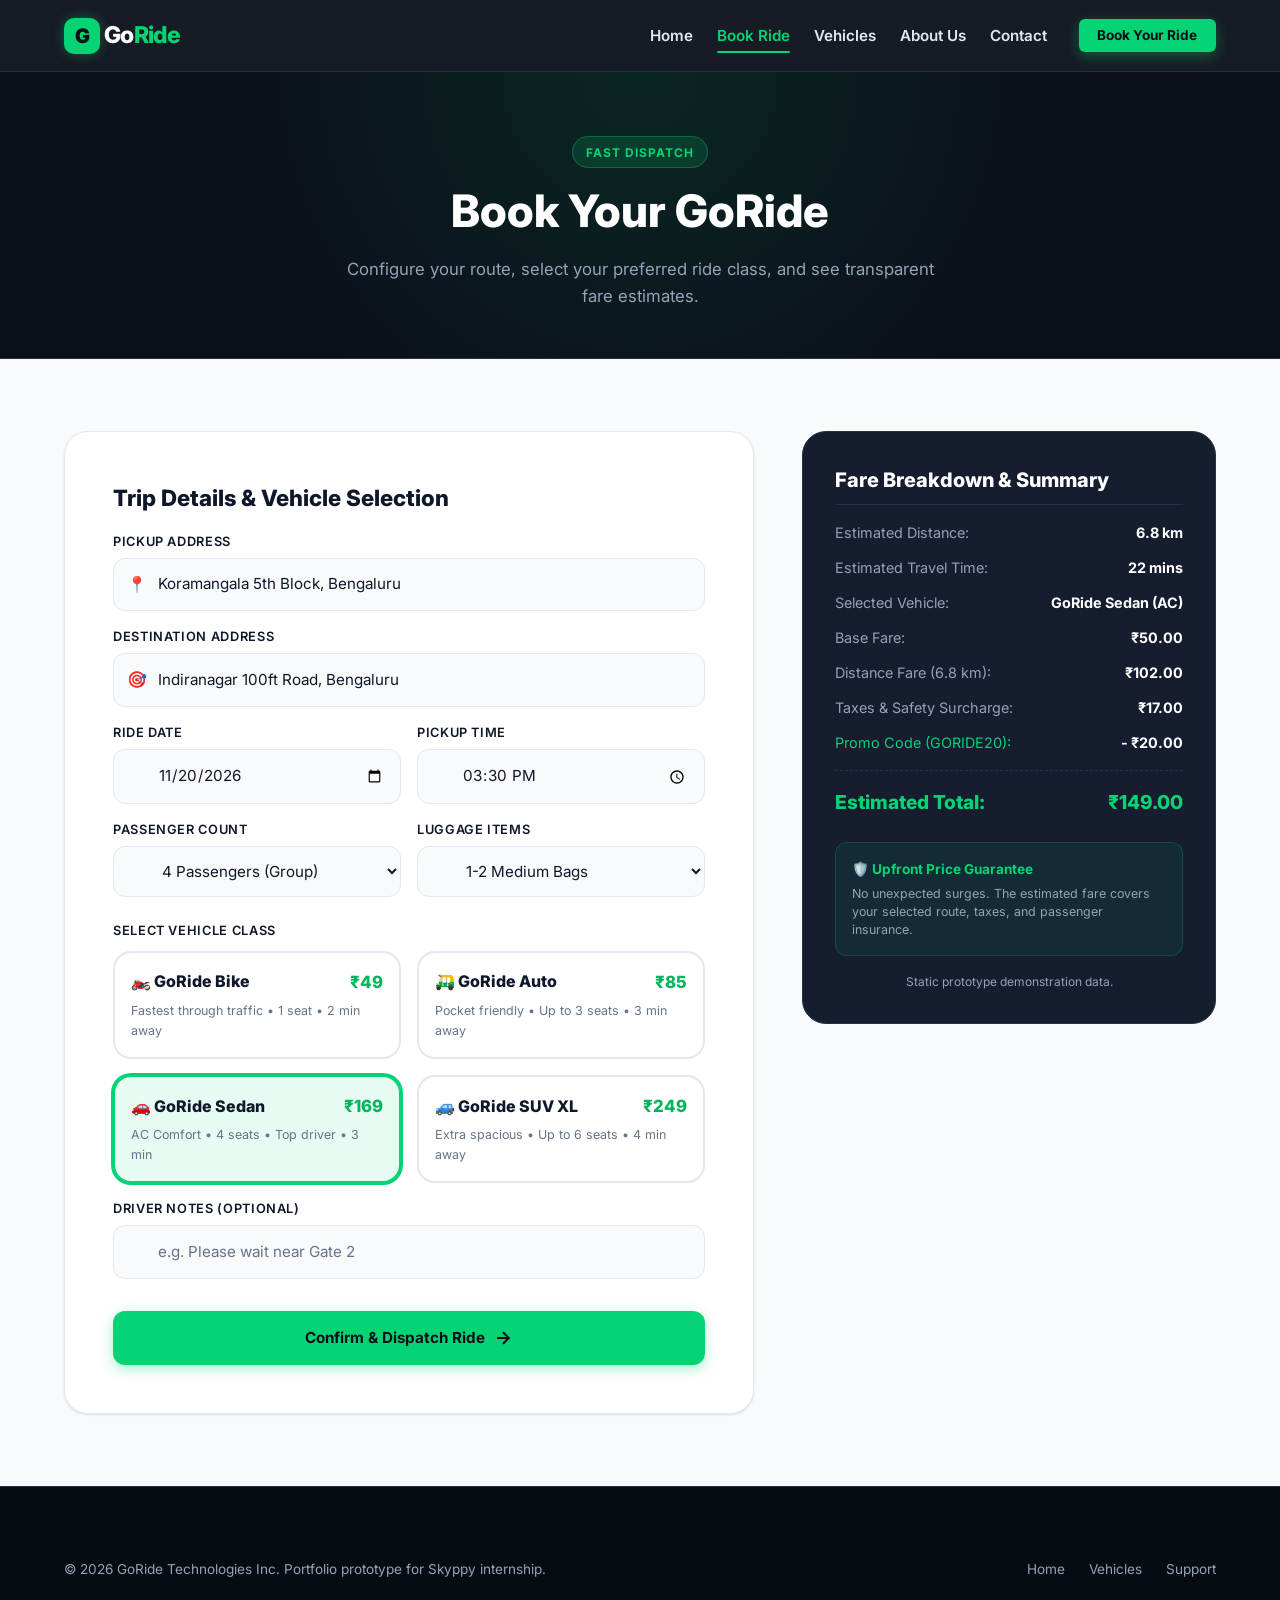
<file: booking.html>
<!DOCTYPE html>
<html lang="en">
<head>
  <meta charset="UTF-8">
  <meta name="viewport" content="width=device-width, initial-scale=1.0">
  <meta name="description" content="Book your GoRide online. Choose from Bike, Auto, Sedan, and SUV with instant upfront fare estimates.">
  <title>Book Your Ride – GoRide Online Booking</title>
  
  <link rel="preconnect" href="https://fonts.googleapis.com">
  <link rel="preconnect" href="https://fonts.gstatic.com" crossorigin>
  <link href="https://fonts.googleapis.com/css2?family=Inter:wght@400;500;600;700&family=Plus+Jakarta+Sans:wght@700;800;900&display=swap" rel="stylesheet">
  <link rel="stylesheet" href="css/style.css">

  <style>
    /* Specific Booking Page Refinements */
    .booking-grid-wrapper {
      display: grid;
      grid-template-columns: 1.25fr 0.75fr;
      gap: var(--space-2xl);
      align-items: start;
    }
    .booking-card {
      background: #FFFFFF;
      border: 1px solid var(--border-light);
      border-radius: var(--radius-xl);
      padding: var(--space-2xl);
      box-shadow: var(--shadow-sm);
    }
    .form-row {
      display: grid;
      grid-template-columns: 1fr 1fr;
      gap: var(--space-md);
    }
    .booking-vehicle-grid {
      display: grid;
      grid-template-columns: repeat(2, 1fr);
      gap: var(--space-md);
      margin-top: var(--space-xs);
    }
    .select-card-radio {
      position: absolute;
      opacity: 0;
    }
    .select-card-label {
      display: flex;
      flex-direction: column;
      border: 2px solid var(--border-light);
      border-radius: var(--radius-lg);
      padding: var(--space-md);
      cursor: pointer;
      transition: all var(--transition-fast);
      background: var(--surface-white);
    }
    .select-card-label:hover {
      border-color: #94A3B8;
      background: var(--surface-muted);
    }
    .select-card-radio:checked + .select-card-label {
      border-color: var(--primary);
      background: var(--primary-light);
      box-shadow: 0 0 0 2px var(--primary);
    }
    .ride-opt-top {
      display: flex;
      align-items: center;
      justify-content: space-between;
      margin-bottom: 0.35rem;
    }
    .ride-opt-name {
      font-weight: 800;
      font-size: 1rem;
      color: var(--text-main);
    }
    .ride-opt-fare {
      font-weight: 800;
      color: var(--primary-dark);
      font-size: 1.05rem;
    }
    .ride-opt-meta {
      font-size: 0.78rem;
      color: var(--text-muted);
    }
    .summary-card {
      background: var(--surface-dark-card);
      border: 1px solid var(--border-dark);
      border-radius: var(--radius-xl);
      padding: var(--space-xl);
      color: #FFFFFF;
      position: sticky;
      top: calc(var(--header-height) + 20px);
    }
    .summary-title {
      font-size: 1.25rem;
      font-weight: 800;
      margin-bottom: var(--space-md);
      padding-bottom: var(--space-sm);
      border-bottom: 1px solid var(--border-dark);
    }
    .summary-item {
      display: flex;
      justify-content: space-between;
      margin-bottom: 0.75rem;
      font-size: 0.9rem;
      color: var(--text-dim);
    }
    .summary-item strong {
      color: #FFFFFF;
    }
    .summary-total {
      margin-top: var(--space-md);
      padding-top: var(--space-md);
      border-top: 1px dashed var(--border-dark);
      display: flex;
      justify-content: space-between;
      font-size: 1.2rem;
      font-weight: 800;
      color: var(--primary);
    }
    @media (max-width: 900px) {
      .booking-grid-wrapper {
        grid-template-columns: 1fr;
      }
      .booking-vehicle-grid {
        grid-template-columns: 1fr;
      }
      .summary-card {
        position: static;
      }
    }
    @media (max-width: 480px) {
      .form-row {
        grid-template-columns: 1fr;
      }
      .booking-card {
        padding: var(--space-md);
      }
    }
  </style>
</head>
<body>

  <!-- Navigation -->
  <header class="site-header">
    <div class="container header-inner">
      <a href="index.html" class="brand-logo" aria-label="GoRide Homepage">
        <div class="logo-symbol">G</div>
        <span class="logo-text">Go<span class="logo-accent">Ride</span></span>
      </a>

      <input type="checkbox" id="nav-toggle" class="nav-toggle" aria-label="Toggle Navigation Menu">
      <label for="nav-toggle" class="nav-toggle-label" aria-hidden="true">
        <span></span>
        <span></span>
        <span></span>
      </label>

      <nav class="nav-menu" aria-label="Main Navigation">
        <ul class="nav-list">
          <li><a href="index.html" class="nav-link">Home</a></li>
          <li><a href="booking.html" class="nav-link active">Book Ride</a></li>
          <li><a href="rides.html" class="nav-link">Vehicles</a></li>
          <li><a href="about.html" class="nav-link">About Us</a></li>
          <li><a href="contact.html" class="nav-link">Contact</a></li>
        </ul>
        <div class="nav-cta-wrap">
          <a href="booking.html" class="btn btn-primary btn-sm">Book Your Ride</a>
        </div>
      </nav>
    </div>
  </header>

  <!-- Page Banner -->
  <section class="page-hero">
    <div class="container">
      <span class="badge-tag badge-tag-dark">Fast Dispatch</span>
      <h1>Book Your GoRide</h1>
      <p>Configure your route, select your preferred ride class, and see transparent fare estimates.</p>
    </div>
  </section>

  <!-- Booking Main Content -->
  <main class="section">
    <div class="container">
      <div class="booking-grid-wrapper">
        
        <!-- Left Column: Booking Form -->
        <div class="booking-card">
          <h2 style="font-size: 1.4rem; font-weight: 800; margin-bottom: var(--space-md); color: var(--text-main);">
            Trip Details &amp; Vehicle Selection
          </h2>

          <form action="#" method="POST" class="booking-form" onsubmit="event.preventDefault(); alert('Demo Notice: This is a frontend prototype. In a live system, your ride would now be dispatched to drivers.');">
            
            <!-- Pickup -->
            <div class="form-group">
              <label for="b-pickup" class="form-label" style="color: var(--text-main);">Pickup Address</label>
              <div class="input-with-icon">
                <span class="input-icon pickup-icon">📍</span>
                <input type="text" id="b-pickup" class="form-control" style="background: #F8FAFC; color: #0F172A; border-color: var(--border-light);" value="Koramangala 5th Block, Bengaluru" required>
              </div>
            </div>

            <!-- Destination -->
            <div class="form-group">
              <label for="b-dest" class="form-label" style="color: var(--text-main);">Destination Address</label>
              <div class="input-with-icon">
                <span class="input-icon drop-icon">🎯</span>
                <input type="text" id="b-dest" class="form-control" style="background: #F8FAFC; color: #0F172A; border-color: var(--border-light);" value="Indiranagar 100ft Road, Bengaluru" required>
              </div>
            </div>

            <!-- Date, Time, Passengers Row -->
            <div class="form-row">
              <div class="form-group">
                <label for="b-date" class="form-label" style="color: var(--text-main);">Ride Date</label>
                <input type="date" id="b-date" class="form-control" style="background: #F8FAFC; color: #0F172A; border-color: var(--border-light);" value="2026-11-20" required>
              </div>
              <div class="form-group">
                <label for="b-time" class="form-label" style="color: var(--text-main);">Pickup Time</label>
                <input type="time" id="b-time" class="form-control" style="background: #F8FAFC; color: #0F172A; border-color: var(--border-light);" value="15:30" required>
              </div>
            </div>

            <!-- Passenger Count & Luggage -->
            <div class="form-row">
              <div class="form-group">
                <label for="b-passengers" class="form-label" style="color: var(--text-main);">Passenger Count</label>
                <select id="b-passengers" class="form-control" style="background: #F8FAFC; color: #0F172A; border-color: var(--border-light);">
                  <option value="1">1 Passenger (Solo)</option>
                  <option value="2">2 Passengers</option>
                  <option value="3">3 Passengers</option>
                  <option value="4" selected>4 Passengers (Group)</option>
                  <option value="6">5-6 Passengers (XL)</option>
                </select>
              </div>
              <div class="form-group">
                <label for="b-luggage" class="form-label" style="color: var(--text-main);">Luggage Items</label>
                <select id="b-luggage" class="form-control" style="background: #F8FAFC; color: #0F172A; border-color: var(--border-light);">
                  <option value="none">No Luggage / Small Backpack</option>
                  <option value="1-2" selected>1-2 Medium Bags</option>
                  <option value="3+">3+ Heavy Bags (SUV Recommended)</option>
                </select>
              </div>
            </div>

            <!-- Vehicle Selection Cards -->
            <div class="form-group" style="margin-top: var(--space-sm);">
              <label class="form-label" style="color: var(--text-main);">Select Vehicle Class</label>
              <div class="booking-vehicle-grid">
                
                <!-- Bike -->
                <div style="position: relative;">
                  <input type="radio" id="v-bike" name="booking_vehicle" value="bike" class="select-card-radio">
                  <label for="v-bike" class="select-card-label">
                    <div class="ride-opt-top">
                      <span class="ride-opt-name">🏍️ GoRide Bike</span>
                      <span class="ride-opt-fare">₹49</span>
                    </div>
                    <span class="ride-opt-meta">Fastest through traffic &bull; 1 seat &bull; 2 min away</span>
                  </label>
                </div>

                <!-- Auto -->
                <div style="position: relative;">
                  <input type="radio" id="v-auto" name="booking_vehicle" value="auto" class="select-card-radio">
                  <label for="v-auto" class="select-card-label">
                    <div class="ride-opt-top">
                      <span class="ride-opt-name">🛺 GoRide Auto</span>
                      <span class="ride-opt-fare">₹85</span>
                    </div>
                    <span class="ride-opt-meta">Pocket friendly &bull; Up to 3 seats &bull; 3 min away</span>
                  </label>
                </div>

                <!-- Sedan -->
                <div style="position: relative;">
                  <input type="radio" id="v-sedan" name="booking_vehicle" value="sedan" class="select-card-radio" checked>
                  <label for="v-sedan" class="select-card-label">
                    <div class="ride-opt-top">
                      <span class="ride-opt-name">🚗 GoRide Sedan</span>
                      <span class="ride-opt-fare">₹169</span>
                    </div>
                    <span class="ride-opt-meta">AC Comfort &bull; 4 seats &bull; Top driver &bull; 3 min</span>
                  </label>
                </div>

                <!-- SUV -->
                <div style="position: relative;">
                  <input type="radio" id="v-suv" name="booking_vehicle" value="suv" class="select-card-radio">
                  <label for="v-suv" class="select-card-label">
                    <div class="ride-opt-top">
                      <span class="ride-opt-name">🚙 GoRide SUV XL</span>
                      <span class="ride-opt-fare">₹249</span>
                    </div>
                    <span class="ride-opt-meta">Extra spacious &bull; Up to 6 seats &bull; 4 min away</span>
                  </label>
                </div>

              </div>
            </div>

            <!-- Notes for Driver -->
            <div class="form-group">
              <label for="b-notes" class="form-label" style="color: var(--text-main);">Driver Notes (Optional)</label>
              <input type="text" id="b-notes" class="form-control" style="background: #F8FAFC; color: #0F172A; border-color: var(--border-light);" placeholder="e.g. Please wait near Gate 2">
            </div>

            <!-- Submit CTA -->
            <button type="submit" class="btn btn-primary btn-block" style="margin-top: var(--space-md); padding: 1rem;">
              <span>Confirm &amp; Dispatch Ride</span>
              <svg width="20" height="20" viewBox="0 0 24 24" fill="none" stroke="currentColor" stroke-width="2.5">
                <line x1="5" y1="12" x2="19" y2="12"></line>
                <polyline points="12 5 19 12 12 19"></polyline>
              </svg>
            </button>
          </form>
        </div>

        <!-- Right Column: Booking Summary & Route Mock -->
        <aside class="summary-card">
          <h3 class="summary-title">Fare Breakdown &amp; Summary</h3>
          
          <div class="summary-item">
            <span>Estimated Distance:</span>
            <strong>6.8 km</strong>
          </div>
          <div class="summary-item">
            <span>Estimated Travel Time:</span>
            <strong>22 mins</strong>
          </div>
          <div class="summary-item">
            <span>Selected Vehicle:</span>
            <strong>GoRide Sedan (AC)</strong>
          </div>
          <div class="summary-item">
            <span>Base Fare:</span>
            <strong>₹50.00</strong>
          </div>
          <div class="summary-item">
            <span>Distance Fare (6.8 km):</span>
            <strong>₹102.00</strong>
          </div>
          <div class="summary-item">
            <span>Taxes &amp; Safety Surcharge:</span>
            <strong>₹17.00</strong>
          </div>
          <div class="summary-item" style="color: var(--primary);">
            <span>Promo Code (GORIDE20):</span>
            <strong>- ₹20.00</strong>
          </div>

          <div class="summary-total">
            <span>Estimated Total:</span>
            <span>₹149.00</span>
          </div>

          <div style="margin-top: var(--space-lg); padding: var(--space-md); background: rgba(5, 211, 116, 0.08); border-radius: var(--radius-md); border: 1px solid rgba(5, 211, 116, 0.2);">
            <div style="display: flex; align-items: center; gap: 0.5rem; font-size: 0.85rem; font-weight: 700; color: var(--primary); margin-bottom: 0.25rem;">
              <span>🛡️ Upfront Price Guarantee</span>
            </div>
            <p style="font-size: 0.78rem; color: var(--text-dim); line-height: 1.45;">
              No unexpected surges. The estimated fare covers your selected route, taxes, and passenger insurance.
            </p>
          </div>

          <div style="margin-top: var(--space-md); font-size: 0.75rem; color: var(--text-dim); text-align: center;">
            Static prototype demonstration data.
          </div>
        </aside>

      </div>
    </div>
  </main>

  <!-- Universal Footer -->
  <footer class="site-footer">
    <div class="container">
      <div class="footer-bottom" style="border-top: none; padding-top: 0;">
        <div>&copy; 2026 GoRide Technologies Inc. Portfolio prototype for Skyppy internship.</div>
        <div class="footer-bottom-links">
          <a href="index.html">Home</a>
          <a href="rides.html">Vehicles</a>
          <a href="contact.html">Support</a>
        </div>
      </div>
    </div>
  </footer>

</body>
</html>
</file>
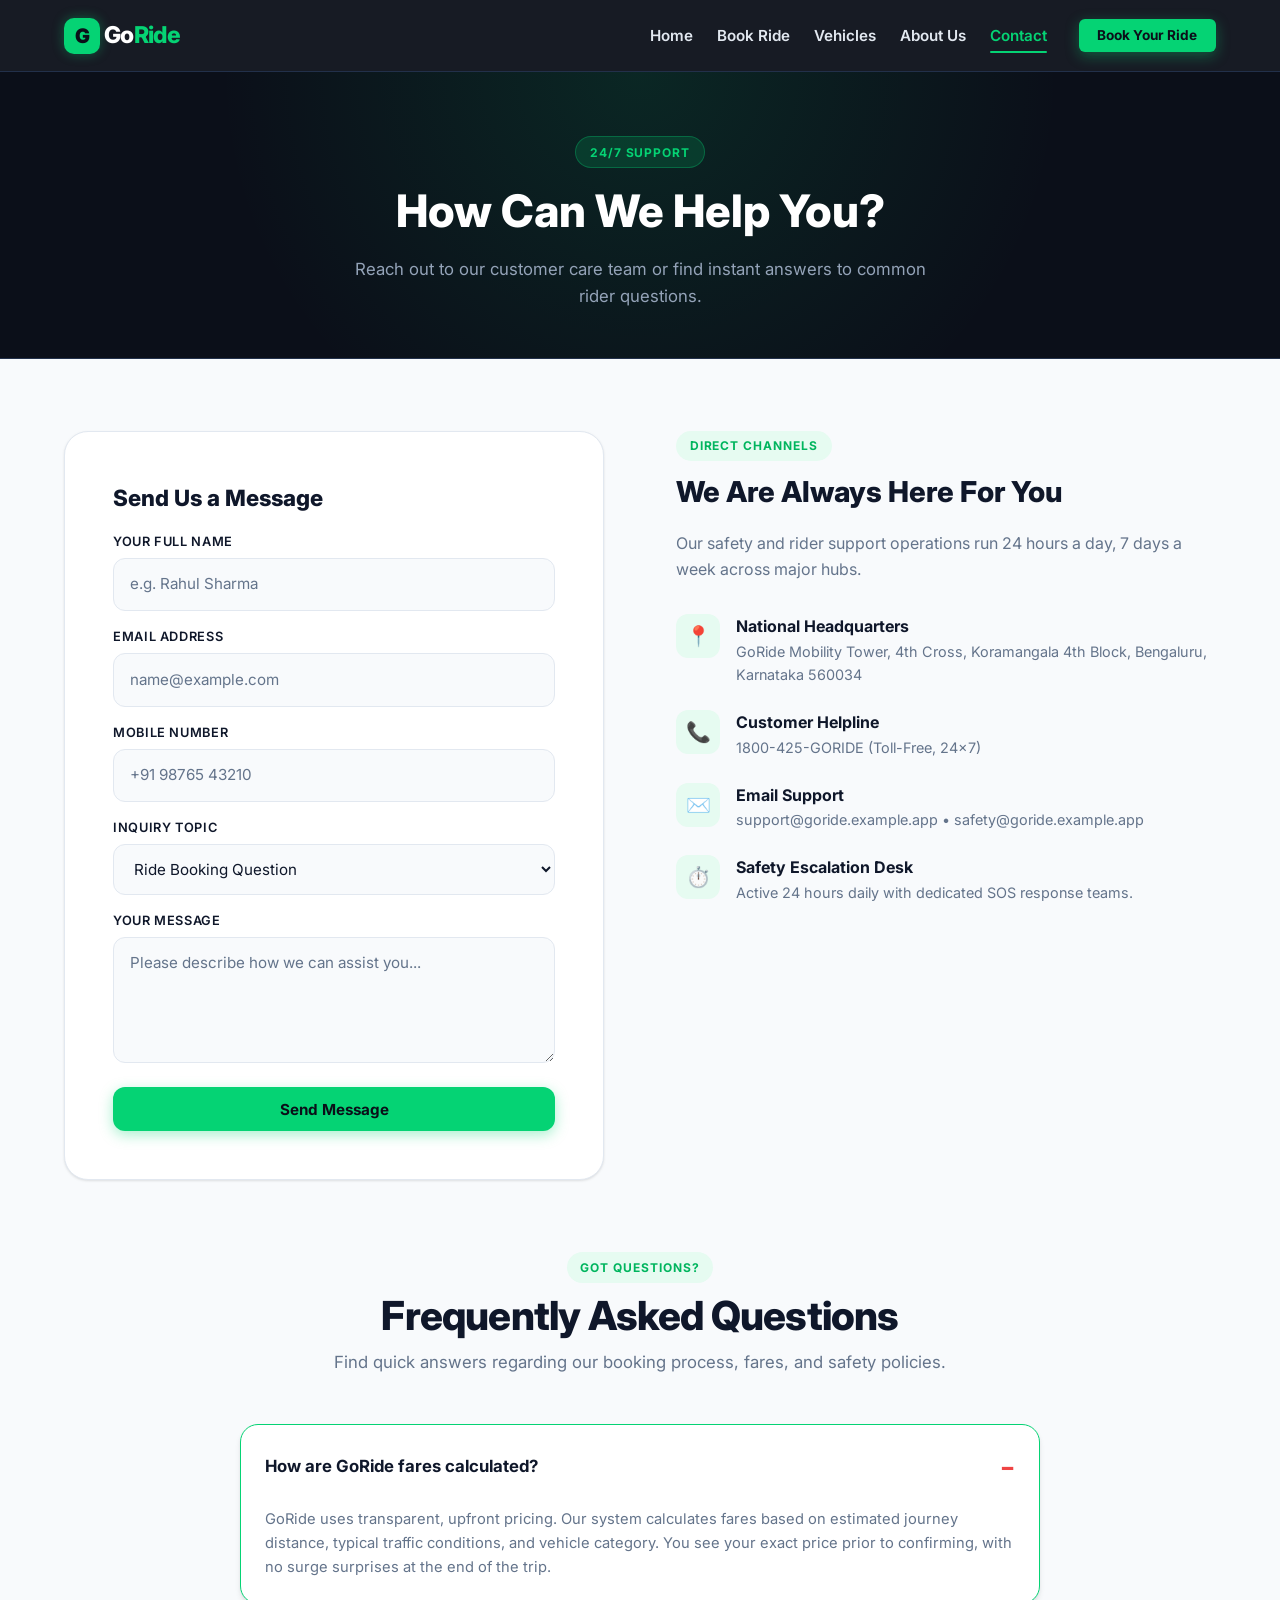
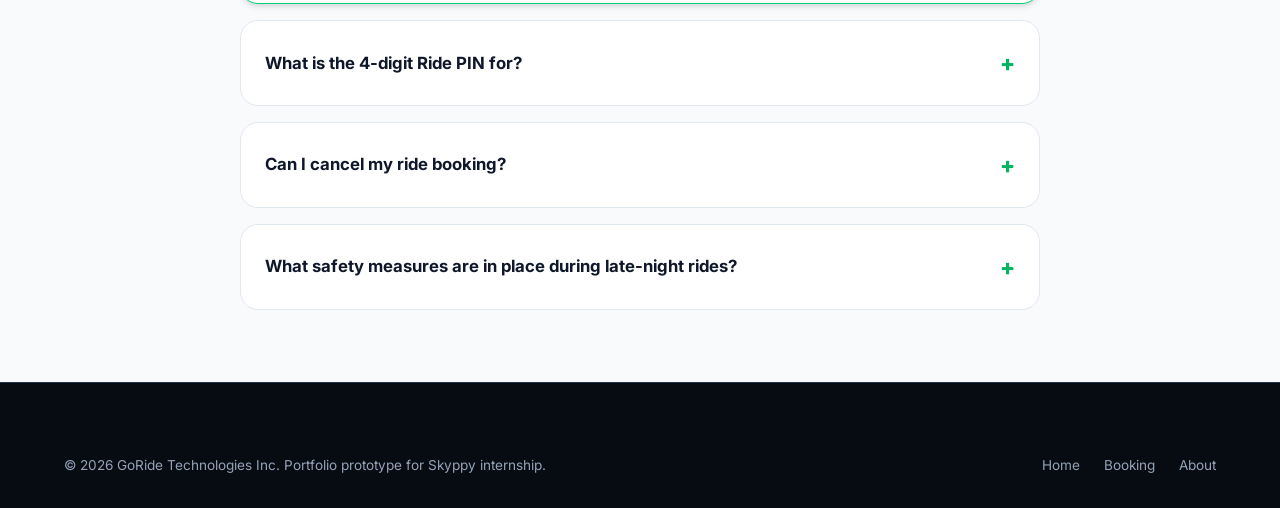
<file: contact.html>
<!DOCTYPE html>
<html lang="en">
<head>
  <meta charset="UTF-8">
  <meta name="viewport" content="width=device-width, initial-scale=1.0">
  <meta name="description" content="Get in touch with the GoRide support team. Read answers to common questions about ride booking, lost items, fares, and safety.">
  <title>Contact &amp; Rider Support – GoRide</title>
  
  <link rel="preconnect" href="https://fonts.googleapis.com">
  <link rel="preconnect" href="https://fonts.gstatic.com" crossorigin>
  <link href="https://fonts.googleapis.com/css2?family=Inter:wght@400;500;600;700&family=Plus+Jakarta+Sans:wght@700;800;900&display=swap" rel="stylesheet">
  <link rel="stylesheet" href="css/style.css">

  <style>
    .contact-layout {
      display: grid;
      grid-template-columns: 1fr 1fr;
      gap: var(--space-3xl);
      align-items: start;
      margin-bottom: var(--space-3xl);
    }
    .contact-box {
      background: var(--surface-white);
      border: 1px solid var(--border-light);
      border-radius: var(--radius-xl);
      padding: var(--space-2xl);
      box-shadow: var(--shadow-sm);
    }
    .info-list {
      display: flex;
      flex-direction: column;
      gap: var(--space-lg);
    }
    .info-item {
      display: flex;
      align-items: flex-start;
      gap: var(--space-md);
    }
    .info-icon {
      width: 44px;
      height: 44px;
      border-radius: var(--radius-md);
      background: var(--primary-light);
      color: var(--primary-dark);
      display: flex;
      align-items: center;
      justify-content: center;
      font-size: 1.25rem;
      flex-shrink: 0;
    }
    /* Semantic Pure CSS FAQ Accordion */
    .faq-list {
      display: flex;
      flex-direction: column;
      gap: var(--space-md);
      max-width: 800px;
      margin: 0 auto;
    }
    .faq-item {
      background: var(--surface-white);
      border: 1px solid var(--border-light);
      border-radius: var(--radius-lg);
      overflow: hidden;
      transition: all var(--transition-fast);
    }
    .faq-item[open] {
      border-color: var(--primary);
      box-shadow: var(--shadow-md);
    }
    .faq-question {
      padding: var(--space-lg);
      font-weight: 700;
      font-size: 1.05rem;
      color: var(--text-main);
      cursor: pointer;
      list-style: none;
      display: flex;
      align-items: center;
      justify-content: space-between;
      user-select: none;
    }
    .faq-question::-webkit-details-marker {
      display: none;
    }
    .faq-question::after {
      content: '+';
      font-size: 1.4rem;
      color: var(--primary-dark);
      transition: transform var(--transition-fast);
      font-weight: 800;
    }
    .faq-item[open] .faq-question::after {
      content: '−';
      transform: rotate(0deg);
      color: var(--accent-red);
    }
    .faq-answer {
      padding: 0 var(--space-lg) var(--space-lg) var(--space-lg);
      font-size: 0.92rem;
      color: var(--text-muted);
      line-height: 1.6;
    }
    @media (max-width: 850px) {
      .contact-layout {
        grid-template-columns: 1fr;
      }
    }
  </style>
</head>
<body>

  <!-- Navigation -->
  <header class="site-header">
    <div class="container header-inner">
      <a href="index.html" class="brand-logo" aria-label="GoRide Homepage">
        <div class="logo-symbol">G</div>
        <span class="logo-text">Go<span class="logo-accent">Ride</span></span>
      </a>

      <input type="checkbox" id="nav-toggle" class="nav-toggle" aria-label="Toggle Navigation Menu">
      <label for="nav-toggle" class="nav-toggle-label" aria-hidden="true">
        <span></span>
        <span></span>
        <span></span>
      </label>

      <nav class="nav-menu" aria-label="Main Navigation">
        <ul class="nav-list">
          <li><a href="index.html" class="nav-link">Home</a></li>
          <li><a href="booking.html" class="nav-link">Book Ride</a></li>
          <li><a href="rides.html" class="nav-link">Vehicles</a></li>
          <li><a href="about.html" class="nav-link">About Us</a></li>
          <li><a href="contact.html" class="nav-link active">Contact</a></li>
        </ul>
        <div class="nav-cta-wrap">
          <a href="booking.html" class="btn btn-primary btn-sm">Book Your Ride</a>
        </div>
      </nav>
    </div>
  </header>

  <!-- Page Hero -->
  <section class="page-hero">
    <div class="container">
      <span class="badge-tag badge-tag-dark">24/7 Support</span>
      <h1>How Can We Help You?</h1>
      <p>Reach out to our customer care team or find instant answers to common rider questions.</p>
    </div>
  </section>

  <!-- Contact Section -->
  <main class="section">
    <div class="container">
      
      <div class="contact-layout">
        
        <!-- Contact Form -->
        <div class="contact-box">
          <h2 style="font-size: 1.4rem; font-weight: 800; margin-bottom: var(--space-md); color: var(--text-main);">
            Send Us a Message
          </h2>
          <form action="#" method="POST" class="booking-form" onsubmit="event.preventDefault(); alert('Demo Notice: This is a frontend prototype. Message received in static state.');">
            <div class="form-group">
              <label for="c-name" class="form-label" style="color: var(--text-main);">Your Full Name</label>
              <input type="text" id="c-name" class="form-control" style="background: #F8FAFC; color: #0F172A; border-color: var(--border-light); padding-left: 1rem;" placeholder="e.g. Rahul Sharma" required>
            </div>
            
            <div class="form-group">
              <label for="c-email" class="form-label" style="color: var(--text-main);">Email Address</label>
              <input type="email" id="c-email" class="form-control" style="background: #F8FAFC; color: #0F172A; border-color: var(--border-light); padding-left: 1rem;" placeholder="name@example.com" required>
            </div>

            <div class="form-group">
              <label for="c-phone" class="form-label" style="color: var(--text-main);">Mobile Number</label>
              <input type="tel" id="c-phone" class="form-control" style="background: #F8FAFC; color: #0F172A; border-color: var(--border-light); padding-left: 1rem;" placeholder="+91 98765 43210" required>
            </div>

            <div class="form-group">
              <label for="c-topic" class="form-label" style="color: var(--text-main);">Inquiry Topic</label>
              <select id="c-topic" class="form-control" style="background: #F8FAFC; color: #0F172A; border-color: var(--border-light); padding-left: 1rem;">
                <option value="booking">Ride Booking Question</option>
                <option value="lost_item">Lost &amp; Found Item</option>
                <option value="driver">Driver Partner Inquiry</option>
                <option value="billing">Billing &amp; Fare Dispute</option>
                <option value="feedback">General Feedback</option>
              </select>
            </div>

            <div class="form-group">
              <label for="c-message" class="form-label" style="color: var(--text-main);">Your Message</label>
              <textarea id="c-message" rows="4" class="form-control" style="background: #F8FAFC; color: #0F172A; border-color: var(--border-light); padding: 0.85rem 1rem;" placeholder="Please describe how we can assist you..." required></textarea>
            </div>

            <button type="submit" class="btn btn-primary btn-block" style="margin-top: var(--space-sm);">
              Send Message
            </button>
          </form>
        </div>

        <!-- Contact Information Details -->
        <div>
          <span class="badge-tag">Direct Channels</span>
          <h2 style="font-size: 1.8rem; font-weight: 800; margin-bottom: var(--space-md); color: var(--text-main);">
            We Are Always Here For You
          </h2>
          <p style="color: var(--text-muted); margin-bottom: var(--space-xl); line-height: 1.6;">
            Our safety and rider support operations run 24 hours a day, 7 days a week across major hubs.
          </p>

          <div class="info-list">
            <div class="info-item">
              <div class="info-icon">📍</div>
              <div>
                <h4 style="font-size: 1rem; font-weight: 700; color: var(--text-main);">National Headquarters</h4>
                <p style="color: var(--text-muted); font-size: 0.9rem;">
                  GoRide Mobility Tower, 4th Cross, Koramangala 4th Block, Bengaluru, Karnataka 560034
                </p>
              </div>
            </div>

            <div class="info-item">
              <div class="info-icon">📞</div>
              <div>
                <h4 style="font-size: 1rem; font-weight: 700; color: var(--text-main);">Customer Helpline</h4>
                <p style="color: var(--text-muted); font-size: 0.9rem;">
                  1800-425-GORIDE (Toll-Free, 24x7)
                </p>
              </div>
            </div>

            <div class="info-item">
              <div class="info-icon">✉️</div>
              <div>
                <h4 style="font-size: 1rem; font-weight: 700; color: var(--text-main);">Email Support</h4>
                <p style="color: var(--text-muted); font-size: 0.9rem;">
                  support@goride.example.app &bull; safety@goride.example.app
                </p>
              </div>
            </div>

            <div class="info-item">
              <div class="info-icon">⏱️</div>
              <div>
                <h4 style="font-size: 1rem; font-weight: 700; color: var(--text-main);">Safety Escalation Desk</h4>
                <p style="color: var(--text-muted); font-size: 0.9rem;">
                  Active 24 hours daily with dedicated SOS response teams.
                </p>
              </div>
            </div>
          </div>
        </div>

      </div>

      <!-- FAQ Section (Pure Semantic HTML5 Accordion) -->
      <section id="faq" style="margin-top: var(--space-3xl);" aria-labelledby="faq-title">
        <div class="section-title-wrap">
          <span class="badge-tag">Got Questions?</span>
          <h2 id="faq-title" class="section-title">Frequently Asked Questions</h2>
          <p class="section-subtitle">Find quick answers regarding our booking process, fares, and safety policies.</p>
        </div>

        <div class="faq-list">
          
          <details class="faq-item" open>
            <summary class="faq-question">How are GoRide fares calculated?</summary>
            <div class="faq-answer">
              GoRide uses transparent, upfront pricing. Our system calculates fares based on estimated journey distance, typical traffic conditions, and vehicle category. You see your exact price prior to confirming, with no surge surprises at the end of the trip.
            </div>
          </details>

          <details class="faq-item">
            <summary class="faq-question">What is the 4-digit Ride PIN for?</summary>
            <div class="faq-answer">
              Every GoRide booking generates a unique 4-digit security PIN. You must verbally share this PIN with your driver upon boarding. The driver's application will not start the meter or trip without this verification, guaranteeing you are in the correct authorized vehicle.
            </div>
          </details>

          <details class="faq-item">
            <summary class="faq-question">Can I cancel my ride booking?</summary>
            <div class="faq-answer">
              Yes, rides can be cancelled free of charge within 2 minutes of driver assignment. After 2 minutes, a nominal cancellation fee applies to fairly compensate the driver partner who has already navigated toward your pickup location.
            </div>
          </details>

          <details class="faq-item">
            <summary class="faq-question">What safety measures are in place during late-night rides?</summary>
            <div class="faq-answer">
              All rides are monitored in real time by our Safety Command Center. Riders can utilize our 1-touch SOS emergency button, share live GPS trips with family, and benefit from 100% background-verified driver partners.
            </div>
          </details>

        </div>
      </section>

    </div>
  </main>

  <!-- Universal Footer -->
  <footer class="site-footer">
    <div class="container">
      <div class="footer-bottom" style="border-top: none; padding-top: 0;">
        <div>&copy; 2026 GoRide Technologies Inc. Portfolio prototype for Skyppy internship.</div>
        <div class="footer-bottom-links">
          <a href="index.html">Home</a>
          <a href="booking.html">Booking</a>
          <a href="about.html">About</a>
        </div>
      </div>
    </div>
  </footer>

</body>
</html>
</file>
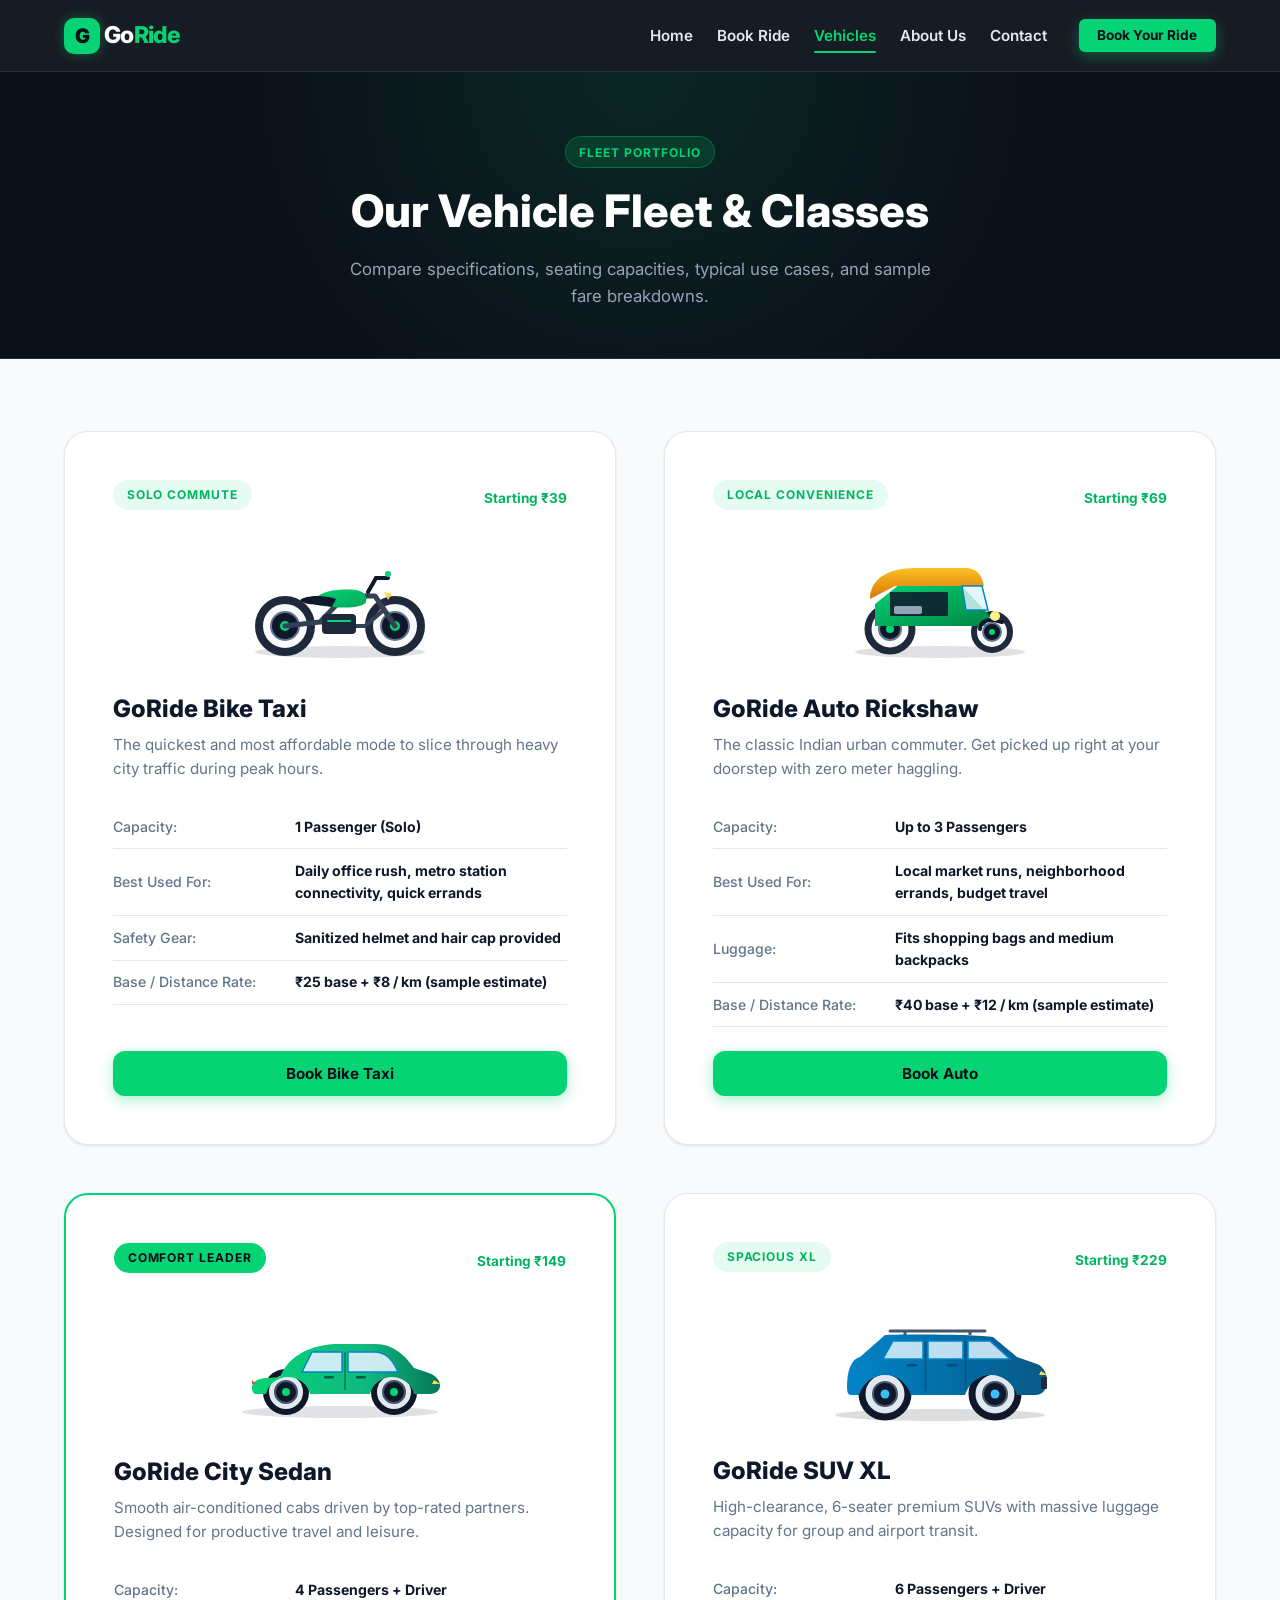
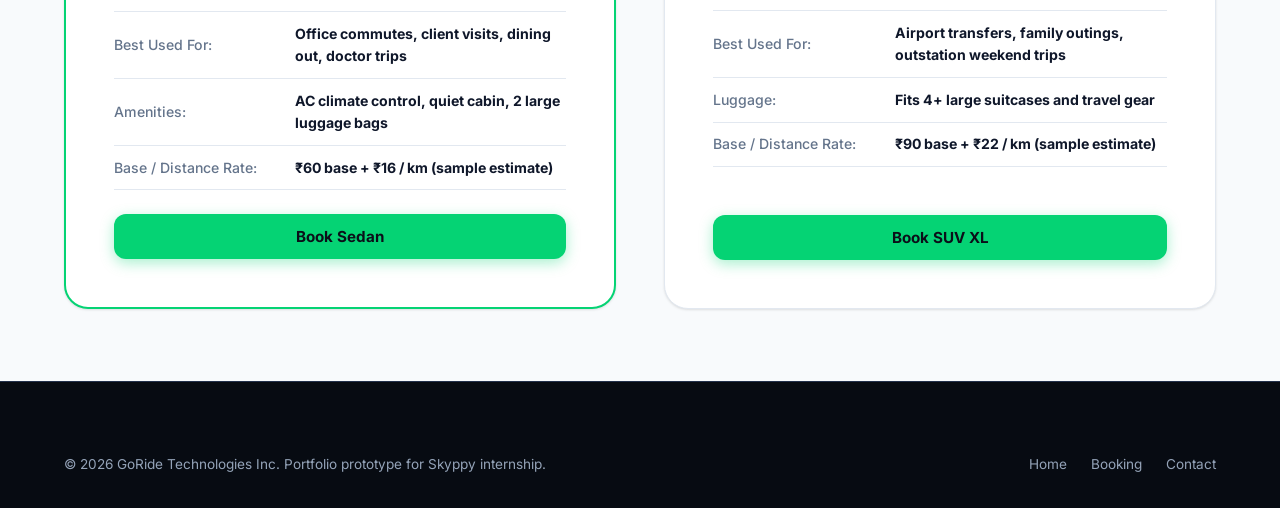
<file: rides.html>
<!DOCTYPE html>
<html lang="en">
<head>
  <meta charset="UTF-8">
  <meta name="viewport" content="width=device-width, initial-scale=1.0">
  <meta name="description" content="Explore GoRide's complete vehicle fleet: Bike Taxis, Auto Rickshaws, Prime Sedans, Spacious SUVs, and Eco EVs with clear fares and specifications.">
  <title>Vehicle Categories &amp; Fleet – GoRide</title>
  
  <link rel="preconnect" href="https://fonts.googleapis.com">
  <link rel="preconnect" href="https://fonts.gstatic.com" crossorigin>
  <link href="https://fonts.googleapis.com/css2?family=Inter:wght@400;500;600;700&family=Plus+Jakarta+Sans:wght@700;800;900&display=swap" rel="stylesheet">
  <link rel="stylesheet" href="css/style.css">

  <style>
    .rides-detail-grid {
      display: grid;
      grid-template-columns: repeat(2, 1fr);
      gap: var(--space-2xl);
    }
    .ride-detail-card {
      background: var(--surface-white);
      border: 1px solid var(--border-light);
      border-radius: var(--radius-xl);
      padding: var(--space-2xl);
      display: flex;
      flex-direction: column;
      box-shadow: var(--shadow-sm);
      transition: all var(--transition-base);
    }
    .ride-detail-card:hover {
      transform: translateY(-6px);
      box-shadow: var(--shadow-xl);
      border-color: rgba(5, 211, 116, 0.4);
    }
    .spec-table {
      width: 100%;
      border-collapse: collapse;
      margin: var(--space-lg) 0;
      font-size: 0.88rem;
    }
    .spec-table tr {
      border-bottom: 1px solid var(--border-light);
    }
    .spec-table td {
      padding: 0.65rem 0;
    }
    .spec-table td:first-child {
      color: var(--text-muted);
      font-weight: 500;
      width: 40%;
    }
    .spec-table td:last-child {
      color: var(--text-main);
      font-weight: 700;
    }
    @media (max-width: 850px) {
      .rides-detail-grid {
        grid-template-columns: 1fr;
      }
    }
  </style>
</head>
<body>

  <!-- Navigation -->
  <header class="site-header">
    <div class="container header-inner">
      <a href="index.html" class="brand-logo" aria-label="GoRide Homepage">
        <div class="logo-symbol">G</div>
        <span class="logo-text">Go<span class="logo-accent">Ride</span></span>
      </a>

      <input type="checkbox" id="nav-toggle" class="nav-toggle" aria-label="Toggle Navigation Menu">
      <label for="nav-toggle" class="nav-toggle-label" aria-hidden="true">
        <span></span>
        <span></span>
        <span></span>
      </label>

      <nav class="nav-menu" aria-label="Main Navigation">
        <ul class="nav-list">
          <li><a href="index.html" class="nav-link">Home</a></li>
          <li><a href="booking.html" class="nav-link">Book Ride</a></li>
          <li><a href="rides.html" class="nav-link active">Vehicles</a></li>
          <li><a href="about.html" class="nav-link">About Us</a></li>
          <li><a href="contact.html" class="nav-link">Contact</a></li>
        </ul>
        <div class="nav-cta-wrap">
          <a href="booking.html" class="btn btn-primary btn-sm">Book Your Ride</a>
        </div>
      </nav>
    </div>
  </header>

  <!-- Page Hero -->
  <section class="page-hero">
    <div class="container">
      <span class="badge-tag badge-tag-dark">Fleet Portfolio</span>
      <h1>Our Vehicle Fleet &amp; Classes</h1>
      <p>Compare specifications, seating capacities, typical use cases, and sample fare breakdowns.</p>
    </div>
  </section>

  <!-- Main Rides Section -->
  <main class="section">
    <div class="container">
      
      <div class="rides-detail-grid">
        
        <!-- Vehicle 1: Bike -->
        <article class="ride-detail-card" id="bike">
          <div style="display: flex; justify-content: space-between; align-items: center; margin-bottom: var(--space-md);">
            <span class="badge-tag">Solo Commute</span>
            <span style="font-size: 0.85rem; font-weight: 700; color: var(--primary-dark);">Starting ₹39</span>
          </div>
          <div class="vehicle-image-wrap" style="height: 140px;">
            <img src="assets/images/bike.svg" alt="GoRide Bike Taxi" width="200" height="120" loading="lazy">
          </div>
          <h2 style="font-size: 1.5rem; font-weight: 800; margin-bottom: 0.25rem;">GoRide Bike Taxi</h2>
          <p style="color: var(--text-muted); font-size: 0.95rem;">
            The quickest and most affordable mode to slice through heavy city traffic during peak hours.
          </p>
          <table class="spec-table">
            <tr>
              <td>Capacity:</td>
              <td>1 Passenger (Solo)</td>
            </tr>
            <tr>
              <td>Best Used For:</td>
              <td>Daily office rush, metro station connectivity, quick errands</td>
            </tr>
            <tr>
              <td>Safety Gear:</td>
              <td>Sanitized helmet and hair cap provided</td>
            </tr>
            <tr>
              <td>Base / Distance Rate:</td>
              <td>₹25 base + ₹8 / km (sample estimate)</td>
            </tr>
          </table>
          <div style="margin-top: auto; display: flex; gap: var(--space-md);">
            <a href="booking.html?type=bike" class="btn btn-primary btn-block">Book Bike Taxi</a>
          </div>
        </article>

        <!-- Vehicle 2: Auto -->
        <article class="ride-detail-card" id="auto">
          <div style="display: flex; justify-content: space-between; align-items: center; margin-bottom: var(--space-md);">
            <span class="badge-tag">Local Convenience</span>
            <span style="font-size: 0.85rem; font-weight: 700; color: var(--primary-dark);">Starting ₹69</span>
          </div>
          <div class="vehicle-image-wrap" style="height: 140px;">
            <img src="assets/images/auto.svg" alt="GoRide Auto Rickshaw" width="200" height="120" loading="lazy">
          </div>
          <h2 style="font-size: 1.5rem; font-weight: 800; margin-bottom: 0.25rem;">GoRide Auto Rickshaw</h2>
          <p style="color: var(--text-muted); font-size: 0.95rem;">
            The classic Indian urban commuter. Get picked up right at your doorstep with zero meter haggling.
          </p>
          <table class="spec-table">
            <tr>
              <td>Capacity:</td>
              <td>Up to 3 Passengers</td>
            </tr>
            <tr>
              <td>Best Used For:</td>
              <td>Local market runs, neighborhood errands, budget travel</td>
            </tr>
            <tr>
              <td>Luggage:</td>
              <td>Fits shopping bags and medium backpacks</td>
            </tr>
            <tr>
              <td>Base / Distance Rate:</td>
              <td>₹40 base + ₹12 / km (sample estimate)</td>
            </tr>
          </table>
          <div style="margin-top: auto; display: flex; gap: var(--space-md);">
            <a href="booking.html?type=auto" class="btn btn-primary btn-block">Book Auto</a>
          </div>
        </article>

        <!-- Vehicle 3: Sedan -->
        <article class="ride-detail-card" id="sedan" style="border: 2px solid var(--primary);">
          <div style="display: flex; justify-content: space-between; align-items: center; margin-bottom: var(--space-md);">
            <span class="badge-tag" style="background: var(--primary); color: #0B0F19;">Comfort Leader</span>
            <span style="font-size: 0.85rem; font-weight: 700; color: var(--primary-dark);">Starting ₹149</span>
          </div>
          <div class="vehicle-image-wrap" style="height: 140px;">
            <img src="assets/images/sedan.svg" alt="GoRide Sedan Car" width="220" height="110" loading="lazy">
          </div>
          <h2 style="font-size: 1.5rem; font-weight: 800; margin-bottom: 0.25rem;">GoRide City Sedan</h2>
          <p style="color: var(--text-muted); font-size: 0.95rem;">
            Smooth air-conditioned cabs driven by top-rated partners. Designed for productive travel and leisure.
          </p>
          <table class="spec-table">
            <tr>
              <td>Capacity:</td>
              <td>4 Passengers + Driver</td>
            </tr>
            <tr>
              <td>Best Used For:</td>
              <td>Office commutes, client visits, dining out, doctor trips</td>
            </tr>
            <tr>
              <td>Amenities:</td>
              <td>AC climate control, quiet cabin, 2 large luggage bags</td>
            </tr>
            <tr>
              <td>Base / Distance Rate:</td>
              <td>₹60 base + ₹16 / km (sample estimate)</td>
            </tr>
          </table>
          <div style="margin-top: auto; display: flex; gap: var(--space-md);">
            <a href="booking.html?type=sedan" class="btn btn-primary btn-block">Book Sedan</a>
          </div>
        </article>

        <!-- Vehicle 4: SUV -->
        <article class="ride-detail-card" id="suv">
          <div style="display: flex; justify-content: space-between; align-items: center; margin-bottom: var(--space-md);">
            <span class="badge-tag">Spacious XL</span>
            <span style="font-size: 0.85rem; font-weight: 700; color: var(--primary-dark);">Starting ₹229</span>
          </div>
          <div class="vehicle-image-wrap" style="height: 140px;">
            <img src="assets/images/suv.svg" alt="GoRide SUV XL" width="220" height="115" loading="lazy">
          </div>
          <h2 style="font-size: 1.5rem; font-weight: 800; margin-bottom: 0.25rem;">GoRide SUV XL</h2>
          <p style="color: var(--text-muted); font-size: 0.95rem;">
            High-clearance, 6-seater premium SUVs with massive luggage capacity for group and airport transit.
          </p>
          <table class="spec-table">
            <tr>
              <td>Capacity:</td>
              <td>6 Passengers + Driver</td>
            </tr>
            <tr>
              <td>Best Used For:</td>
              <td>Airport transfers, family outings, outstation weekend trips</td>
            </tr>
            <tr>
              <td>Luggage:</td>
              <td>Fits 4+ large suitcases and travel gear</td>
            </tr>
            <tr>
              <td>Base / Distance Rate:</td>
              <td>₹90 base + ₹22 / km (sample estimate)</td>
            </tr>
          </table>
          <div style="margin-top: auto; display: flex; gap: var(--space-md);">
            <a href="booking.html?type=suv" class="btn btn-primary btn-block">Book SUV XL</a>
          </div>
        </article>

      </div>

    </div>
  </main>

  <!-- Universal Footer -->
  <footer class="site-footer">
    <div class="container">
      <div class="footer-bottom" style="border-top: none; padding-top: 0;">
        <div>&copy; 2026 GoRide Technologies Inc. Portfolio prototype for Skyppy internship.</div>
        <div class="footer-bottom-links">
          <a href="index.html">Home</a>
          <a href="booking.html">Booking</a>
          <a href="contact.html">Contact</a>
        </div>
      </div>
    </div>
  </footer>

</body>
</html>
</file>
<file: css/style.css>
/* ==========================================================================
   GoRide – Online Ride Booking Platform
   Author: Senior Frontend Developer & UI/UX Designer
   Description: Modern, responsive, semantic stylesheet for GoRide platform
   Tech Stack: Pure HTML5 & CSS3 (Zero frameworks, Zero JavaScript)
   ========================================================================== */

/* --------------------------------------------------------------------------
   1. CSS VARIABLES (DESIGN TOKENS)
   -------------------------------------------------------------------------- */
:root {
  /* Brand Colors */
  --primary: #05D374;
  --primary-dark: #00B55E;
  --primary-light: #E6FBF1;
  --primary-glow: rgba(5, 211, 116, 0.35);

  --secondary: #2563EB;
  --secondary-glow: rgba(37, 99, 235, 0.25);

  --accent-amber: #F59E0B;
  --accent-red: #EF4444;

  /* Dark Theme Surfaces */
  --bg-dark: #0B0F19;
  --surface-dark-1: #111827;
  --surface-dark-2: #1F2937;
  --surface-dark-card: #151D2F;
  --border-dark: #22304A;

  /* Light Theme Surfaces & Text */
  --bg-light: #F8FAFC;
  --surface-white: #FFFFFF;
  --surface-muted: #F1F5F9;
  --border-light: #E2E8F0;

  --text-main: #0F172A;
  --text-muted: #64748B;
  --text-light: #F8FAFC;
  --text-dim: #94A3B8;

  /* Typography */
  --font-sans: 'Inter', -apple-system, BlinkMacSystemFont, 'Segoe UI', Roboto, Helvetica, Arial, sans-serif;
  --font-heading: 'Plus Jakarta Sans', -apple-system, BlinkMacSystemFont, 'Segoe UI', sans-serif;

  /* Spacing */
  --space-xs: 0.25rem;
  --space-sm: 0.5rem;
  --space-md: 1rem;
  --space-lg: 1.5rem;
  --space-xl: 2rem;
  --space-2xl: 3rem;
  --space-3xl: 4.5rem;

  /* Border Radii */
  --radius-sm: 6px;
  --radius-md: 12px;
  --radius-lg: 18px;
  --radius-xl: 24px;
  --radius-full: 9999px;

  /* Elevation Shadows */
  --shadow-sm: 0 1px 3px rgba(0, 0, 0, 0.08), 0 1px 2px rgba(0, 0, 0, 0.04);
  --shadow-md: 0 4px 6px -1px rgba(0, 0, 0, 0.1), 0 2px 4px -1px rgba(0, 0, 0, 0.06);
  --shadow-lg: 0 10px 25px -5px rgba(0, 0, 0, 0.1), 0 8px 10px -6px rgba(0, 0, 0, 0.04);
  --shadow-xl: 0 20px 35px -10px rgba(0, 0, 0, 0.15), 0 10px 15px -5px rgba(0, 0, 0, 0.05);
  --shadow-card-dark: 0 12px 30px -10px rgba(0, 0, 0, 0.5);
  --shadow-glow: 0 0 25px var(--primary-glow);

  /* Transitions */
  --transition-fast: 0.18s ease-in-out;
  --transition-base: 0.28s cubic-bezier(0.4, 0, 0.2, 1);
  --transition-slow: 0.45s cubic-bezier(0.4, 0, 0.2, 1);

  /* Layout */
  --container-max: 1200px;
  --header-height: 72px;
}

/* --------------------------------------------------------------------------
   2. GLOBAL RESETS & BASE STYLES
   -------------------------------------------------------------------------- */
*, *::before, *::after {
  box-sizing: border-box;
  margin: 0;
  padding: 0;
}

html {
  font-size: 16px;
  scroll-behavior: smooth;
  -webkit-text-size-adjust: 100%;
}

body {
  font-family: var(--font-sans);
  font-size: 1rem;
  line-height: 1.6;
  color: var(--text-main);
  background-color: var(--bg-light);
  overflow-x: hidden;
  -webkit-font-smoothing: antialiased;
  -moz-osx-font-smoothing: grayscale;
}

img, svg {
  display: block;
  max-width: 100%;
  height: auto;
}

a {
  color: inherit;
  text-decoration: none;
  transition: color var(--transition-fast);
}

ul, ol {
  list-style: none;
}

button, input, select, textarea {
  font: inherit;
  color: inherit;
  border: none;
  outline: none;
  background: none;
}

button {
  cursor: pointer;
}

/* --------------------------------------------------------------------------
   3. UTILITY CLASSES & CONTAINERS
   -------------------------------------------------------------------------- */
.container {
  width: 100%;
  max-width: var(--container-max);
  margin-left: auto;
  margin-right: auto;
  padding-left: var(--space-lg);
  padding-right: var(--space-lg);
}

.section {
  padding-top: var(--space-3xl);
  padding-bottom: var(--space-3xl);
}

.section-dark {
  background-color: var(--bg-dark);
  color: var(--text-light);
}

.section-title-wrap {
  text-align: center;
  max-width: 640px;
  margin: 0 auto var(--space-2xl) auto;
}

.badge-tag {
  display: inline-flex;
  align-items: center;
  gap: var(--space-xs);
  padding: 0.35rem 0.85rem;
  font-size: 0.75rem;
  font-weight: 700;
  letter-spacing: 0.08em;
  text-transform: uppercase;
  border-radius: var(--radius-full);
  background-color: var(--primary-light);
  color: var(--primary-dark);
  margin-bottom: var(--space-sm);
}

.badge-tag-dark {
  background: rgba(5, 211, 116, 0.15);
  color: var(--primary);
  border: 1px solid rgba(5, 211, 116, 0.3);
}

.section-title {
  font-size: clamp(1.8rem, 3.2vw, 2.5rem);
  font-weight: 800;
  line-height: 1.25;
  letter-spacing: -0.02em;
  margin-bottom: var(--space-sm);
  color: var(--text-main);
}

.section-dark .section-title {
  color: #FFFFFF;
}

.section-subtitle {
  font-size: 1.05rem;
  color: var(--text-muted);
}

.section-dark .section-subtitle {
  color: var(--text-dim);
}

.text-gradient {
  background: linear-gradient(135deg, var(--primary) 0%, #00B55E 100%);
  -webkit-background-clip: text;
  -webkit-text-fill-color: transparent;
}

/* --------------------------------------------------------------------------
   4. BUTTONS & INTERACTIVE ELEMENTS
   -------------------------------------------------------------------------- */
.btn {
  display: inline-flex;
  align-items: center;
  justify-content: center;
  gap: var(--space-sm);
  padding: 0.85rem 1.75rem;
  font-size: 0.95rem;
  font-weight: 700;
  line-height: 1;
  border-radius: var(--radius-md);
  transition: all var(--transition-base);
  cursor: pointer;
  text-align: center;
  border: 1px solid transparent;
  white-space: nowrap;
}

.btn-primary {
  background-color: var(--primary);
  color: #0B0F19;
  box-shadow: 0 4px 14px var(--primary-glow);
}

.btn-primary:hover {
  background-color: #04be67;
  transform: translateY(-2px);
  box-shadow: 0 6px 20px rgba(5, 211, 116, 0.5);
}

.btn-primary:active {
  transform: translateY(0);
}

.btn-secondary {
  background-color: #FFFFFF;
  color: var(--text-main);
  border: 1px solid var(--border-light);
  box-shadow: var(--shadow-sm);
}

.btn-secondary:hover {
  background-color: var(--surface-muted);
  border-color: #CBD5E1;
  transform: translateY(-2px);
}

.btn-outline-light {
  background: transparent;
  color: #FFFFFF;
  border: 1px solid rgba(255, 255, 255, 0.25);
}

.btn-outline-light:hover {
  background: rgba(255, 255, 255, 0.1);
  border-color: #FFFFFF;
  transform: translateY(-2px);
}

.btn-block {
  width: 100%;
}

.btn-sm {
  padding: 0.55rem 1.1rem;
  font-size: 0.85rem;
  border-radius: var(--radius-sm);
}

/* --------------------------------------------------------------------------
   5. HEADER & NAVIGATION (PURE CSS RESPONSIVE)
   -------------------------------------------------------------------------- */
.site-header {
  position: sticky;
  top: 0;
  left: 0;
  width: 100%;
  height: var(--header-height);
  background-color: rgba(11, 15, 25, 0.95);
  backdrop-filter: blur(14px);
  -webkit-backdrop-filter: blur(14px);
  border-bottom: 1px solid var(--border-dark);
  z-index: 1000;
  transition: background-color var(--transition-base);
}

.header-inner {
  height: 100%;
  display: flex;
  align-items: center;
  justify-content: space-between;
}

/* Brand Logo */
.brand-logo {
  display: flex;
  align-items: center;
  gap: var(--space-xs);
  text-decoration: none;
  z-index: 1002;
}

.logo-symbol {
  width: 36px;
  height: 36px;
  border-radius: 10px;
  background-color: var(--primary);
  display: flex;
  align-items: center;
  justify-content: center;
  color: #0B0F19;
  font-weight: 900;
  font-size: 1.25rem;
  box-shadow: 0 0 12px var(--primary-glow);
}

.logo-text {
  font-size: 1.45rem;
  font-weight: 800;
  color: #FFFFFF;
  letter-spacing: -0.03em;
}

.logo-accent {
  color: var(--primary);
}

/* Desktop Navigation Menu */
.nav-menu {
  display: flex;
  align-items: center;
  gap: var(--space-xl);
}

.nav-list {
  display: flex;
  align-items: center;
  gap: var(--space-lg);
}

.nav-link {
  color: #E2E8F0;
  font-size: 0.95rem;
  font-weight: 600;
  position: relative;
  padding: 0.5rem 0;
  transition: color var(--transition-fast);
}

.nav-link:hover,
.nav-link.active {
  color: var(--primary);
}

.nav-link::after {
  content: '';
  position: absolute;
  bottom: 0;
  left: 0;
  width: 0%;
  height: 2px;
  background-color: var(--primary);
  transition: width var(--transition-base);
  border-radius: var(--radius-full);
}

.nav-link:hover::after,
.nav-link.active::after {
  width: 100%;
}

.nav-cta-wrap {
  display: flex;
  align-items: center;
  gap: var(--space-md);
}

/* Pure CSS Hamburger Checkbox Hack */
.nav-toggle {
  display: none;
}

.nav-toggle-label {
  display: none;
  flex-direction: column;
  justify-content: space-between;
  width: 28px;
  height: 20px;
  cursor: pointer;
  z-index: 1002;
}

.nav-toggle-label span {
  display: block;
  height: 2.5px;
  width: 100%;
  background-color: #FFFFFF;
  border-radius: 4px;
  transition: all var(--transition-base);
}

/* --------------------------------------------------------------------------
   6. HERO SECTION
   -------------------------------------------------------------------------- */
.hero-section {
  position: relative;
  background: radial-gradient(circle at 80% 20%, rgba(5, 211, 116, 0.12) 0%, transparent 45%),
              radial-gradient(circle at 10% 90%, rgba(37, 99, 235, 0.08) 0%, transparent 40%),
              var(--bg-dark);
  color: #FFFFFF;
  padding-top: calc(var(--space-3xl) + 1rem);
  padding-bottom: var(--space-3xl);
  border-bottom: 1px solid var(--border-dark);
  overflow: hidden;
}

.hero-grid {
  display: grid;
  grid-template-columns: 1.15fr 0.85fr;
  gap: var(--space-2xl);
  align-items: center;
}

.hero-content {
  display: flex;
  flex-direction: column;
  align-items: flex-start;
}

.hero-pill {
  display: inline-flex;
  align-items: center;
  gap: 0.5rem;
  background: rgba(5, 211, 116, 0.12);
  border: 1px solid rgba(5, 211, 116, 0.28);
  padding: 0.4rem 1rem;
  border-radius: var(--radius-full);
  color: var(--primary);
  font-size: 0.82rem;
  font-weight: 700;
  letter-spacing: 0.04em;
  margin-bottom: var(--space-md);
}

.hero-title {
  font-size: clamp(2.2rem, 4.2vw, 3.5rem);
  font-weight: 800;
  line-height: 1.15;
  letter-spacing: -0.03em;
  margin-bottom: var(--space-md);
}

.hero-description {
  font-size: 1.1rem;
  color: var(--text-dim);
  margin-bottom: var(--space-xl);
  max-width: 540px;
}

/* Quick Route Booking Card */
.quick-booking-card {
  width: 100%;
  max-width: 580px;
  background: rgba(21, 29, 47, 0.95);
  border: 1px solid var(--border-dark);
  border-radius: var(--radius-xl);
  padding: var(--space-xl);
  box-shadow: var(--shadow-card-dark);
  backdrop-filter: blur(10px);
}

.booking-card-header {
  display: flex;
  align-items: center;
  justify-content: space-between;
  margin-bottom: var(--space-lg);
  padding-bottom: var(--space-sm);
  border-bottom: 1px solid rgba(255, 255, 255, 0.08);
}

.booking-card-title {
  font-size: 1.15rem;
  font-weight: 700;
  color: #FFFFFF;
  display: flex;
  align-items: center;
  gap: 0.5rem;
}

.status-indicator {
  display: inline-flex;
  align-items: center;
  gap: 0.4rem;
  font-size: 0.78rem;
  color: var(--primary);
  background: rgba(5, 211, 116, 0.12);
  padding: 0.2rem 0.6rem;
  border-radius: var(--radius-full);
}

.status-dot {
  width: 7px;
  height: 7px;
  border-radius: 50%;
  background-color: var(--primary);
  animation: pulseDot 2s infinite ease-in-out;
}

@keyframes pulseDot {
  0%, 100% { opacity: 1; transform: scale(1); }
  50% { opacity: 0.4; transform: scale(1.3); }
}

.booking-form {
  display: flex;
  flex-direction: column;
  gap: var(--space-md);
}

.form-group {
  position: relative;
  display: flex;
  flex-direction: column;
  gap: 0.35rem;
}

.form-label {
  font-size: 0.8rem;
  font-weight: 600;
  color: var(--text-dim);
  text-transform: uppercase;
  letter-spacing: 0.05em;
}

.input-with-icon {
  position: relative;
  display: flex;
  align-items: center;
}

.input-icon {
  position: absolute;
  left: 14px;
  width: 20px;
  height: 20px;
  display: flex;
  align-items: center;
  justify-content: center;
  color: var(--text-dim);
  pointer-events: none;
}

.input-icon.pickup-icon {
  color: var(--primary);
}

.input-icon.drop-icon {
  color: var(--accent-red);
}

.form-control {
  width: 100%;
  background-color: rgba(11, 15, 25, 0.7);
  border: 1px solid var(--border-dark);
  border-radius: var(--radius-md);
  padding: 0.85rem 1rem 0.85rem 2.75rem;
  font-size: 0.95rem;
  color: #FFFFFF;
  transition: all var(--transition-fast);
}

.form-control::placeholder {
  color: #64748B;
}

.form-control:focus {
  border-color: var(--primary);
  background-color: rgba(11, 15, 25, 0.95);
  box-shadow: 0 0 0 3px rgba(5, 211, 116, 0.2);
}

/* Quick Vehicle Selection Pills */
.vehicle-quick-selector {
  display: grid;
  grid-template-columns: repeat(4, 1fr);
  gap: var(--space-sm);
  margin-top: var(--space-xs);
}

.vehicle-pill-item {
  position: relative;
}

.vehicle-pill-item input[type="radio"] {
  position: absolute;
  opacity: 0;
  pointer-events: none;
}

.vehicle-pill-label {
  display: flex;
  flex-direction: column;
  align-items: center;
  justify-content: center;
  padding: 0.65rem 0.25rem;
  background: rgba(255, 255, 255, 0.03);
  border: 1px solid var(--border-dark);
  border-radius: var(--radius-md);
  cursor: pointer;
  transition: all var(--transition-fast);
  text-align: center;
}

.vehicle-pill-label:hover {
  background: rgba(255, 255, 255, 0.08);
  border-color: rgba(5, 211, 116, 0.4);
}

.vehicle-pill-item input[type="radio"]:checked + .vehicle-pill-label {
  background: rgba(5, 211, 116, 0.12);
  border-color: var(--primary);
  box-shadow: 0 0 12px rgba(5, 211, 116, 0.25);
}

.pill-icon {
  font-size: 1.25rem;
  margin-bottom: 0.2rem;
}

.pill-name {
  font-size: 0.75rem;
  font-weight: 700;
  color: #FFFFFF;
}

.pill-fare {
  font-size: 0.68rem;
  color: var(--primary);
  font-weight: 600;
}

/* Hero Showcase Graphic Side */
.hero-visual {
  position: relative;
  display: flex;
  justify-content: center;
  align-items: center;
}

.hero-interactive-card {
  width: 100%;
  max-width: 440px;
  background: linear-gradient(145deg, #162033 0%, #0F172A 100%);
  border: 1px solid var(--border-dark);
  border-radius: var(--radius-xl);
  padding: var(--space-lg);
  box-shadow: var(--shadow-card-dark);
  position: relative;
}

.mock-map-header {
  display: flex;
  align-items: center;
  justify-content: space-between;
  margin-bottom: var(--space-md);
}

.eta-badge {
  display: inline-flex;
  align-items: center;
  gap: 0.4rem;
  background: rgba(5, 211, 116, 0.15);
  border: 1px solid rgba(5, 211, 116, 0.3);
  color: var(--primary);
  font-size: 0.8rem;
  font-weight: 700;
  padding: 0.3rem 0.75rem;
  border-radius: var(--radius-full);
}

.mock-map-visual {
  height: 180px;
  background: #0D1424;
  border-radius: var(--radius-lg);
  position: relative;
  overflow: hidden;
  border: 1px solid rgba(255, 255, 255, 0.05);
  display: flex;
  align-items: center;
  justify-content: center;
}

.mock-route-line {
  position: absolute;
  width: 75%;
  height: 4px;
  background: repeating-linear-gradient(90deg, var(--primary), var(--primary) 10px, transparent 10px, transparent 16px);
  top: 50%;
  transform: translateY(-50%) rotate(-12deg);
}

.mock-pin {
  position: absolute;
  width: 32px;
  height: 32px;
  border-radius: 50%;
  display: flex;
  align-items: center;
  justify-content: center;
  font-size: 0.8rem;
  font-weight: 800;
  box-shadow: 0 4px 10px rgba(0, 0, 0, 0.4);
}

.mock-pin-pickup {
  top: 60%;
  left: 18%;
  background-color: var(--primary);
  color: #0B0F19;
}

.mock-pin-drop {
  top: 30%;
  right: 18%;
  background-color: var(--accent-red);
  color: #FFFFFF;
}

.mock-car-marker {
  position: absolute;
  top: 42%;
  left: 45%;
  transform: translate(-50%, -50%);
  background: #FFFFFF;
  border-radius: 50%;
  width: 38px;
  height: 38px;
  display: flex;
  align-items: center;
  justify-content: center;
  box-shadow: 0 0 18px var(--primary-glow);
}

.driver-detail-strip {
  margin-top: var(--space-md);
  padding: var(--space-md);
  background: rgba(11, 15, 25, 0.6);
  border-radius: var(--radius-md);
  border: 1px solid var(--border-dark);
  display: flex;
  align-items: center;
  justify-content: space-between;
}

.driver-info {
  display: flex;
  align-items: center;
  gap: var(--space-sm);
}

.driver-avatar {
  width: 44px;
  height: 44px;
  border-radius: 50%;
  background: var(--surface-dark-2);
  border: 2px solid var(--primary);
  display: flex;
  align-items: center;
  justify-content: center;
  font-weight: 800;
  color: #FFFFFF;
}

.driver-name {
  font-weight: 700;
  font-size: 0.95rem;
  color: #FFFFFF;
}

.driver-rating {
  font-size: 0.8rem;
  color: var(--accent-amber);
  display: flex;
  align-items: center;
  gap: 0.2rem;
}

.otp-box {
  background: rgba(5, 211, 116, 0.1);
  border: 1px dashed var(--primary);
  padding: 0.4rem 0.8rem;
  border-radius: var(--radius-sm);
  text-align: right;
}

.otp-label {
  font-size: 0.65rem;
  color: var(--text-dim);
  text-transform: uppercase;
}

.otp-value {
  font-size: 1.1rem;
  font-weight: 800;
  color: var(--primary);
  letter-spacing: 0.1em;
}

/* --------------------------------------------------------------------------
   7. TRUST & STATS STRIP
   -------------------------------------------------------------------------- */
.stats-strip {
  background-color: #0E1524;
  border-bottom: 1px solid var(--border-dark);
  padding: var(--space-xl) 0;
}

.stats-grid {
  display: grid;
  grid-template-columns: repeat(4, 1fr);
  gap: var(--space-lg);
}

.stat-item {
  display: flex;
  flex-direction: column;
  align-items: center;
  text-align: center;
  padding: var(--space-sm);
  border-right: 1px solid rgba(255, 255, 255, 0.08);
}

.stat-item:last-child {
  border-right: none;
}

.stat-number {
  font-size: clamp(1.8rem, 2.5vw, 2.4rem);
  font-weight: 800;
  color: #FFFFFF;
  line-height: 1.1;
  margin-bottom: 0.2rem;
}

.stat-label {
  font-size: 0.85rem;
  color: var(--text-dim);
  font-weight: 500;
}

/* --------------------------------------------------------------------------
   8. VEHICLE CATEGORIES SECTION
   -------------------------------------------------------------------------- */
.vehicles-grid {
  display: grid;
  grid-template-columns: repeat(auto-fit, minmax(260px, 1fr));
  gap: var(--space-xl);
}

.vehicle-card {
  background-color: var(--surface-white);
  border: 1px solid var(--border-light);
  border-radius: var(--radius-xl);
  padding: var(--space-xl);
  display: flex;
  flex-direction: column;
  box-shadow: var(--shadow-sm);
  transition: all var(--transition-base);
  position: relative;
  overflow: hidden;
}

.vehicle-card:hover {
  transform: translateY(-8px);
  box-shadow: var(--shadow-xl);
  border-color: rgba(5, 211, 116, 0.5);
}

.vehicle-badge-pill {
  position: absolute;
  top: 18px;
  right: 18px;
  background-color: var(--surface-muted);
  color: var(--text-muted);
  font-size: 0.72rem;
  font-weight: 700;
  text-transform: uppercase;
  letter-spacing: 0.04em;
  padding: 0.25rem 0.65rem;
  border-radius: var(--radius-full);
}

.vehicle-card.featured-card {
  border: 2px solid var(--primary);
}

.vehicle-card.featured-card .vehicle-badge-pill {
  background-color: var(--primary);
  color: #0B0F19;
}

.vehicle-image-wrap {
  height: 130px;
  display: flex;
  align-items: center;
  justify-content: center;
  margin-bottom: var(--space-md);
  padding: var(--space-sm);
}

.vehicle-image-wrap svg,
.vehicle-image-wrap img {
  max-height: 100%;
  width: auto;
  transition: transform var(--transition-base);
}

.vehicle-card:hover .vehicle-image-wrap svg,
.vehicle-card:hover .vehicle-image-wrap img {
  transform: scale(1.06);
}

.vehicle-header-info {
  display: flex;
  align-items: baseline;
  justify-content: space-between;
  margin-bottom: 0.35rem;
}

.vehicle-name {
  font-size: 1.35rem;
  font-weight: 800;
  color: var(--text-main);
}

.vehicle-capacity {
  font-size: 0.85rem;
  color: var(--text-muted);
  font-weight: 600;
}

.vehicle-tagline {
  font-size: 0.9rem;
  color: var(--text-muted);
  margin-bottom: var(--space-md);
  min-height: 44px;
}

.vehicle-features-list {
  display: flex;
  flex-direction: column;
  gap: 0.45rem;
  margin-bottom: var(--space-lg);
  flex-grow: 1;
}

.vehicle-feature-item {
  display: flex;
  align-items: center;
  gap: 0.5rem;
  font-size: 0.85rem;
  color: var(--text-main);
}

.feature-check {
  color: var(--primary-dark);
  font-weight: 800;
}

.vehicle-footer-row {
  display: flex;
  align-items: center;
  justify-content: space-between;
  padding-top: var(--space-md);
  border-top: 1px solid var(--border-light);
  margin-top: auto;
}

.fare-block {
  display: flex;
  flex-direction: column;
}

.fare-caption {
  font-size: 0.72rem;
  color: var(--text-muted);
  text-transform: uppercase;
  font-weight: 600;
}

.fare-amount {
  font-size: 1.35rem;
  font-weight: 800;
  color: var(--text-main);
}

/* --------------------------------------------------------------------------
   9. HOW IT WORKS SECTION
   -------------------------------------------------------------------------- */
.how-it-works-grid {
  display: grid;
  grid-template-columns: repeat(4, 1fr);
  gap: var(--space-xl);
  position: relative;
}

.step-card {
  background-color: var(--surface-white);
  border: 1px solid var(--border-light);
  border-radius: var(--radius-xl);
  padding: var(--space-xl) var(--space-lg);
  text-align: center;
  position: relative;
  display: flex;
  flex-direction: column;
  align-items: center;
  box-shadow: var(--shadow-sm);
  transition: all var(--transition-base);
}

.step-card:hover {
  transform: translateY(-6px);
  box-shadow: var(--shadow-lg);
  border-color: rgba(5, 211, 116, 0.4);
}

.step-number-badge {
  width: 44px;
  height: 44px;
  border-radius: 50%;
  background: var(--bg-dark);
  color: var(--primary);
  display: flex;
  align-items: center;
  justify-content: center;
  font-weight: 800;
  font-size: 1.1rem;
  margin-bottom: var(--space-md);
  border: 2px solid var(--border-dark);
  box-shadow: 0 4px 10px rgba(0, 0, 0, 0.1);
}

.step-icon-wrap {
  width: 64px;
  height: 64px;
  border-radius: var(--radius-lg);
  background-color: var(--primary-light);
  display: flex;
  align-items: center;
  justify-content: center;
  color: var(--primary-dark);
  font-size: 1.6rem;
  margin-bottom: var(--space-md);
}

.step-title {
  font-size: 1.15rem;
  font-weight: 700;
  margin-bottom: var(--space-xs);
  color: var(--text-main);
}

.step-desc {
  font-size: 0.88rem;
  color: var(--text-muted);
  line-height: 1.5;
}

/* --------------------------------------------------------------------------
   10. WHY CHOOSE GORIDE SECTION
   -------------------------------------------------------------------------- */
.benefits-grid {
  display: grid;
  grid-template-columns: repeat(4, 1fr);
  gap: var(--space-xl);
}

.benefit-card {
  background: var(--surface-dark-card);
  border: 1px solid var(--border-dark);
  border-radius: var(--radius-xl);
  padding: var(--space-xl);
  transition: all var(--transition-base);
}

.benefit-card:hover {
  transform: translateY(-6px);
  border-color: var(--primary);
  box-shadow: 0 10px 25px -5px rgba(5, 211, 116, 0.2);
}

.benefit-icon-box {
  width: 52px;
  height: 52px;
  border-radius: var(--radius-md);
  background: rgba(5, 211, 116, 0.12);
  border: 1px solid rgba(5, 211, 116, 0.25);
  color: var(--primary);
  display: flex;
  align-items: center;
  justify-content: center;
  font-size: 1.5rem;
  margin-bottom: var(--space-md);
}

.benefit-title {
  font-size: 1.15rem;
  font-weight: 700;
  color: #FFFFFF;
  margin-bottom: 0.5rem;
}

.benefit-text {
  font-size: 0.9rem;
  color: var(--text-dim);
  line-height: 1.55;
}

/* --------------------------------------------------------------------------
   11. SAFETY FIRST SECTION
   -------------------------------------------------------------------------- */
.safety-wrapper {
  background: linear-gradient(135deg, #101827 0%, #172238 100%);
  border: 1px solid var(--border-dark);
  border-radius: var(--radius-xl);
  padding: var(--space-2xl);
  display: grid;
  grid-template-columns: 1.2fr 0.8fr;
  gap: var(--space-2xl);
  align-items: center;
}

.safety-features-list {
  display: grid;
  grid-template-columns: 1fr 1fr;
  gap: var(--space-lg);
  margin-top: var(--space-lg);
}

.safety-feature-item {
  display: flex;
  align-items: flex-start;
  gap: var(--space-md);
}

.safety-icon-circle {
  width: 40px;
  height: 40px;
  border-radius: 50%;
  background: rgba(5, 211, 116, 0.15);
  color: var(--primary);
  display: flex;
  align-items: center;
  justify-content: center;
  font-weight: bold;
  flex-shrink: 0;
}

.safety-feature-content h4 {
  font-size: 1rem;
  font-weight: 700;
  color: #FFFFFF;
  margin-bottom: 0.2rem;
}

.safety-feature-content p {
  font-size: 0.82rem;
  color: var(--text-dim);
  line-height: 1.45;
}

.safety-card-visual {
  background: rgba(11, 15, 25, 0.7);
  border: 1px solid var(--border-dark);
  border-radius: var(--radius-lg);
  padding: var(--space-xl);
  text-align: center;
  display: flex;
  flex-direction: column;
  align-items: center;
}

.safety-shield-graphic {
  width: 90px;
  height: 90px;
  margin-bottom: var(--space-md);
}

.safety-card-title {
  font-size: 1.25rem;
  font-weight: 800;
  color: #FFFFFF;
  margin-bottom: 0.35rem;
}

.safety-card-desc {
  font-size: 0.85rem;
  color: var(--text-dim);
  margin-bottom: var(--space-md);
}

/* --------------------------------------------------------------------------
   12. TESTIMONIALS SECTION
   -------------------------------------------------------------------------- */
.testimonials-grid {
  display: grid;
  grid-template-columns: repeat(3, 1fr);
  gap: var(--space-xl);
}

.testimonial-card {
  background-color: var(--surface-white);
  border: 1px solid var(--border-light);
  border-radius: var(--radius-xl);
  padding: var(--space-xl);
  box-shadow: var(--shadow-sm);
  display: flex;
  flex-direction: column;
  justify-content: space-between;
  transition: all var(--transition-base);
}

.testimonial-card:hover {
  transform: translateY(-6px);
  box-shadow: var(--shadow-xl);
  border-color: rgba(5, 211, 116, 0.4);
}

.rating-stars {
  color: var(--accent-amber);
  font-size: 1.1rem;
  letter-spacing: 0.1em;
  margin-bottom: var(--space-md);
}

.quote-text {
  font-size: 0.95rem;
  color: var(--text-main);
  line-height: 1.6;
  margin-bottom: var(--space-lg);
  font-style: italic;
}

.rider-profile {
  display: flex;
  align-items: center;
  gap: var(--space-md);
  padding-top: var(--space-md);
  border-top: 1px solid var(--border-light);
}

.rider-avatar {
  width: 44px;
  height: 44px;
  border-radius: 50%;
  background: var(--surface-muted);
  color: var(--primary-dark);
  font-weight: 800;
  display: flex;
  align-items: center;
  justify-content: center;
  font-size: 1rem;
}

.rider-info {
  display: flex;
  flex-direction: column;
}

.rider-name {
  font-size: 0.95rem;
  font-weight: 700;
  color: var(--text-main);
}

.rider-meta {
  font-size: 0.78rem;
  color: var(--text-muted);
}

/* --------------------------------------------------------------------------
   13. APP DOWNLOAD & PROMO CTA BANNER
   -------------------------------------------------------------------------- */
.cta-banner {
  background: linear-gradient(135deg, #05D374 0%, #00964D 100%);
  border-radius: var(--radius-xl);
  padding: var(--space-2xl);
  color: #0B0F19;
  display: grid;
  grid-template-columns: 1.3fr 0.7fr;
  gap: var(--space-xl);
  align-items: center;
  box-shadow: 0 16px 36px rgba(5, 211, 116, 0.3);
}

.cta-banner-content h2 {
  font-size: clamp(1.8rem, 3vw, 2.4rem);
  font-weight: 900;
  letter-spacing: -0.02em;
  margin-bottom: var(--space-sm);
  color: #0B0F19;
}

.cta-banner-content p {
  font-size: 1.05rem;
  font-weight: 600;
  color: rgba(11, 15, 25, 0.85);
  margin-bottom: var(--space-lg);
  max-width: 520px;
}

.store-buttons {
  display: flex;
  gap: var(--space-md);
  flex-wrap: wrap;
}

.store-btn {
  display: inline-flex;
  align-items: center;
  gap: 0.6rem;
  background-color: #0B0F19;
  color: #FFFFFF;
  padding: 0.65rem 1.25rem;
  border-radius: var(--radius-md);
  text-decoration: none;
  transition: transform var(--transition-fast);
}

.store-btn:hover {
  transform: translateY(-3px);
  background-color: #162033;
}

.store-btn-text {
  display: flex;
  flex-direction: column;
  text-align: left;
}

.store-sub {
  font-size: 0.65rem;
  color: var(--text-dim);
  text-transform: uppercase;
  line-height: 1;
}

.store-main {
  font-size: 0.95rem;
  font-weight: 700;
  line-height: 1.2;
}

.cta-qr-box {
  background: #FFFFFF;
  padding: var(--space-lg);
  border-radius: var(--radius-lg);
  display: flex;
  flex-direction: column;
  align-items: center;
  text-align: center;
  box-shadow: var(--shadow-lg);
  max-width: 200px;
  margin-left: auto;
}

.qr-placeholder {
  width: 120px;
  height: 120px;
  background: #0B0F19;
  padding: 6px;
  border-radius: var(--radius-sm);
  margin-bottom: 0.5rem;
  display: flex;
  align-items: center;
  justify-content: center;
}

.qr-placeholder svg {
  width: 100%;
  height: 100%;
}

.qr-caption {
  font-size: 0.72rem;
  font-weight: 700;
  color: var(--text-main);
  text-transform: uppercase;
}

/* Prototype Alert Strip */
.prototype-banner {
  background-color: rgba(245, 158, 11, 0.12);
  border: 1px solid rgba(245, 158, 11, 0.3);
  border-radius: var(--radius-md);
  padding: 0.75rem 1.25rem;
  margin-top: var(--space-xl);
  display: flex;
  align-items: center;
  gap: var(--space-sm);
  font-size: 0.85rem;
  color: #B45309;
}

/* --------------------------------------------------------------------------
   14. FOOTER
   -------------------------------------------------------------------------- */
.site-footer {
  background-color: #070B12;
  color: var(--text-dim);
  border-top: 1px solid var(--border-dark);
  padding-top: var(--space-3xl);
  padding-bottom: var(--space-xl);
}

.footer-grid {
  display: grid;
  grid-template-columns: 1.5fr 1fr 1fr 1fr;
  gap: var(--space-2xl);
  margin-bottom: var(--space-2xl);
}

.footer-brand p {
  font-size: 0.9rem;
  line-height: 1.6;
  margin-top: var(--space-md);
  margin-bottom: var(--space-md);
  max-width: 320px;
}

.footer-heading {
  font-size: 1rem;
  font-weight: 700;
  color: #FFFFFF;
  margin-bottom: var(--space-lg);
  letter-spacing: -0.01em;
}

.footer-links {
  display: flex;
  flex-direction: column;
  gap: 0.65rem;
}

.footer-links a {
  font-size: 0.9rem;
  color: var(--text-dim);
}

.footer-links a:hover {
  color: var(--primary);
  padding-left: 4px;
}

.footer-bottom {
  display: flex;
  align-items: center;
  justify-content: space-between;
  padding-top: var(--space-xl);
  border-top: 1px solid rgba(255, 255, 255, 0.08);
  font-size: 0.85rem;
}

.footer-bottom-links {
  display: flex;
  gap: var(--space-lg);
}

/* --------------------------------------------------------------------------
   15. SUB-PAGE COMMON STYLES (BOOKING, RIDES, ABOUT, CONTACT)
   -------------------------------------------------------------------------- */
.page-hero {
  background: radial-gradient(circle at 50% 0%, rgba(5, 211, 116, 0.12) 0%, transparent 60%),
              var(--bg-dark);
  color: #FFFFFF;
  padding: calc(var(--space-2xl) + 1rem) 0 var(--space-2xl) 0;
  text-align: center;
  border-bottom: 1px solid var(--border-dark);
}

.page-hero h1 {
  font-size: clamp(2rem, 3.5vw, 2.8rem);
  font-weight: 800;
  margin-bottom: 0.5rem;
}

.page-hero p {
  font-size: 1.05rem;
  color: var(--text-dim);
  max-width: 600px;
  margin: 0 auto;
}

.booking-layout-grid {
  display: grid;
  grid-template-columns: 1.2fr 0.8fr;
  gap: var(--space-2xl);
  align-items: start;
}

.booking-card-main {
  background: var(--surface-white);
  border: 1px solid var(--border-light);
  border-radius: var(--radius-xl);
  padding: var(--space-2xl);
  box-shadow: var(--shadow-md);
}

.booking-summary-panel {
  background: var(--surface-dark-card);
  border: 1px solid var(--border-dark);
  border-radius: var(--radius-xl);
  padding: var(--space-xl);
  color: #FFFFFF;
  position: sticky;
  top: calc(var(--header-height) + 20px);
}

/* --------------------------------------------------------------------------
   16. RESPONSIVE MEDIA QUERIES
   -------------------------------------------------------------------------- */

/* Laptop / Small Desktop: 769px to 1024px */
@media (max-width: 1024px) {
  .hero-grid {
    grid-template-columns: 1fr;
    gap: var(--space-2xl);
  }

  .hero-visual {
    order: -1;
    max-width: 520px;
    margin: 0 auto;
  }

  .benefits-grid,
  .how-it-works-grid {
    grid-template-columns: repeat(2, 1fr);
  }

  .safety-wrapper {
    grid-template-columns: 1fr;
  }

  .testimonials-grid {
    grid-template-columns: 1fr 1fr;
  }

  .cta-banner {
    grid-template-columns: 1fr;
    text-align: center;
  }

  .cta-banner-content {
    display: flex;
    flex-direction: column;
    align-items: center;
  }

  .store-buttons {
    justify-content: center;
  }

  .cta-qr-box {
    margin: 0 auto;
  }

  .footer-grid {
    grid-template-columns: 1fr 1fr;
    gap: var(--space-xl);
  }
}

/* Tablet: 481px to 768px */
@media (max-width: 768px) {
  :root {
    --header-height: 64px;
    --space-3xl: 3rem;
    --space-2xl: 2rem;
  }

  /* Hamburger Toggle Display */
  .nav-toggle-label {
    display: flex;
  }

  /* Collapsible Navigation Drawer */
  .nav-menu {
    position: fixed;
    top: var(--header-height);
    left: 0;
    width: 100%;
    height: calc(100vh - var(--header-height));
    background: #0B0F19;
    flex-direction: column;
    justify-content: flex-start;
    padding: var(--space-2xl) var(--space-lg);
    gap: var(--space-xl);
    transform: translateY(-100%);
    opacity: 0;
    pointer-events: none;
    transition: all var(--transition-base);
    overflow-y: auto;
    border-top: 1px solid var(--border-dark);
  }

  /* Pure CSS Checkbox Toggle Animation */
  #nav-toggle:checked ~ .nav-menu {
    transform: translateY(0);
    opacity: 1;
    pointer-events: auto;
  }

  #nav-toggle:checked ~ .nav-toggle-label span:nth-child(1) {
    transform: translateY(8.5px) rotate(45deg);
  }

  #nav-toggle:checked ~ .nav-toggle-label span:nth-child(2) {
    opacity: 0;
  }

  #nav-toggle:checked ~ .nav-toggle-label span:nth-child(3) {
    transform: translateY(-8.5px) rotate(-45deg);
  }

  .nav-list {
    flex-direction: column;
    width: 100%;
    align-items: flex-start;
    gap: var(--space-md);
  }

  .nav-link {
    font-size: 1.15rem;
    width: 100%;
    padding: 0.5rem 0;
  }

  .nav-cta-wrap {
    width: 100%;
    flex-direction: column;
  }

  .nav-cta-wrap .btn {
    width: 100%;
  }

  .stats-grid {
    grid-template-columns: repeat(2, 1fr);
  }

  .stat-item:nth-child(2) {
    border-right: none;
  }

  .stat-item:nth-child(1),
  .stat-item:nth-child(2) {
    border-bottom: 1px solid rgba(255, 255, 255, 0.08);
    padding-bottom: var(--space-md);
  }

  .safety-features-list {
    grid-template-columns: 1fr;
  }

  .testimonials-grid {
    grid-template-columns: 1fr;
  }

  .booking-layout-grid {
    grid-template-columns: 1fr;
  }

  .booking-summary-panel {
    position: static;
  }

  .footer-bottom {
    flex-direction: column;
    gap: var(--space-md);
    text-align: center;
  }
}

/* Mobile: 320px to 480px */
@media (max-width: 480px) {
  .hero-section {
    padding-top: var(--space-2xl);
    padding-bottom: var(--space-2xl);
  }

  .quick-booking-card {
    padding: var(--space-md);
  }

  .vehicle-quick-selector {
    grid-template-columns: repeat(2, 1fr);
  }

  .how-it-works-grid,
  .benefits-grid {
    grid-template-columns: 1fr;
  }

  .stats-grid {
    grid-template-columns: 1fr 1fr;
    gap: var(--space-sm);
  }

  .footer-grid {
    grid-template-columns: 1fr;
    gap: var(--space-xl);
  }

  .store-buttons {
    flex-direction: column;
    width: 100%;
  }

  .store-btn {
    width: 100%;
    justify-content: center;
  }

  .btn {
    width: 100%;
  }
}
</file>
